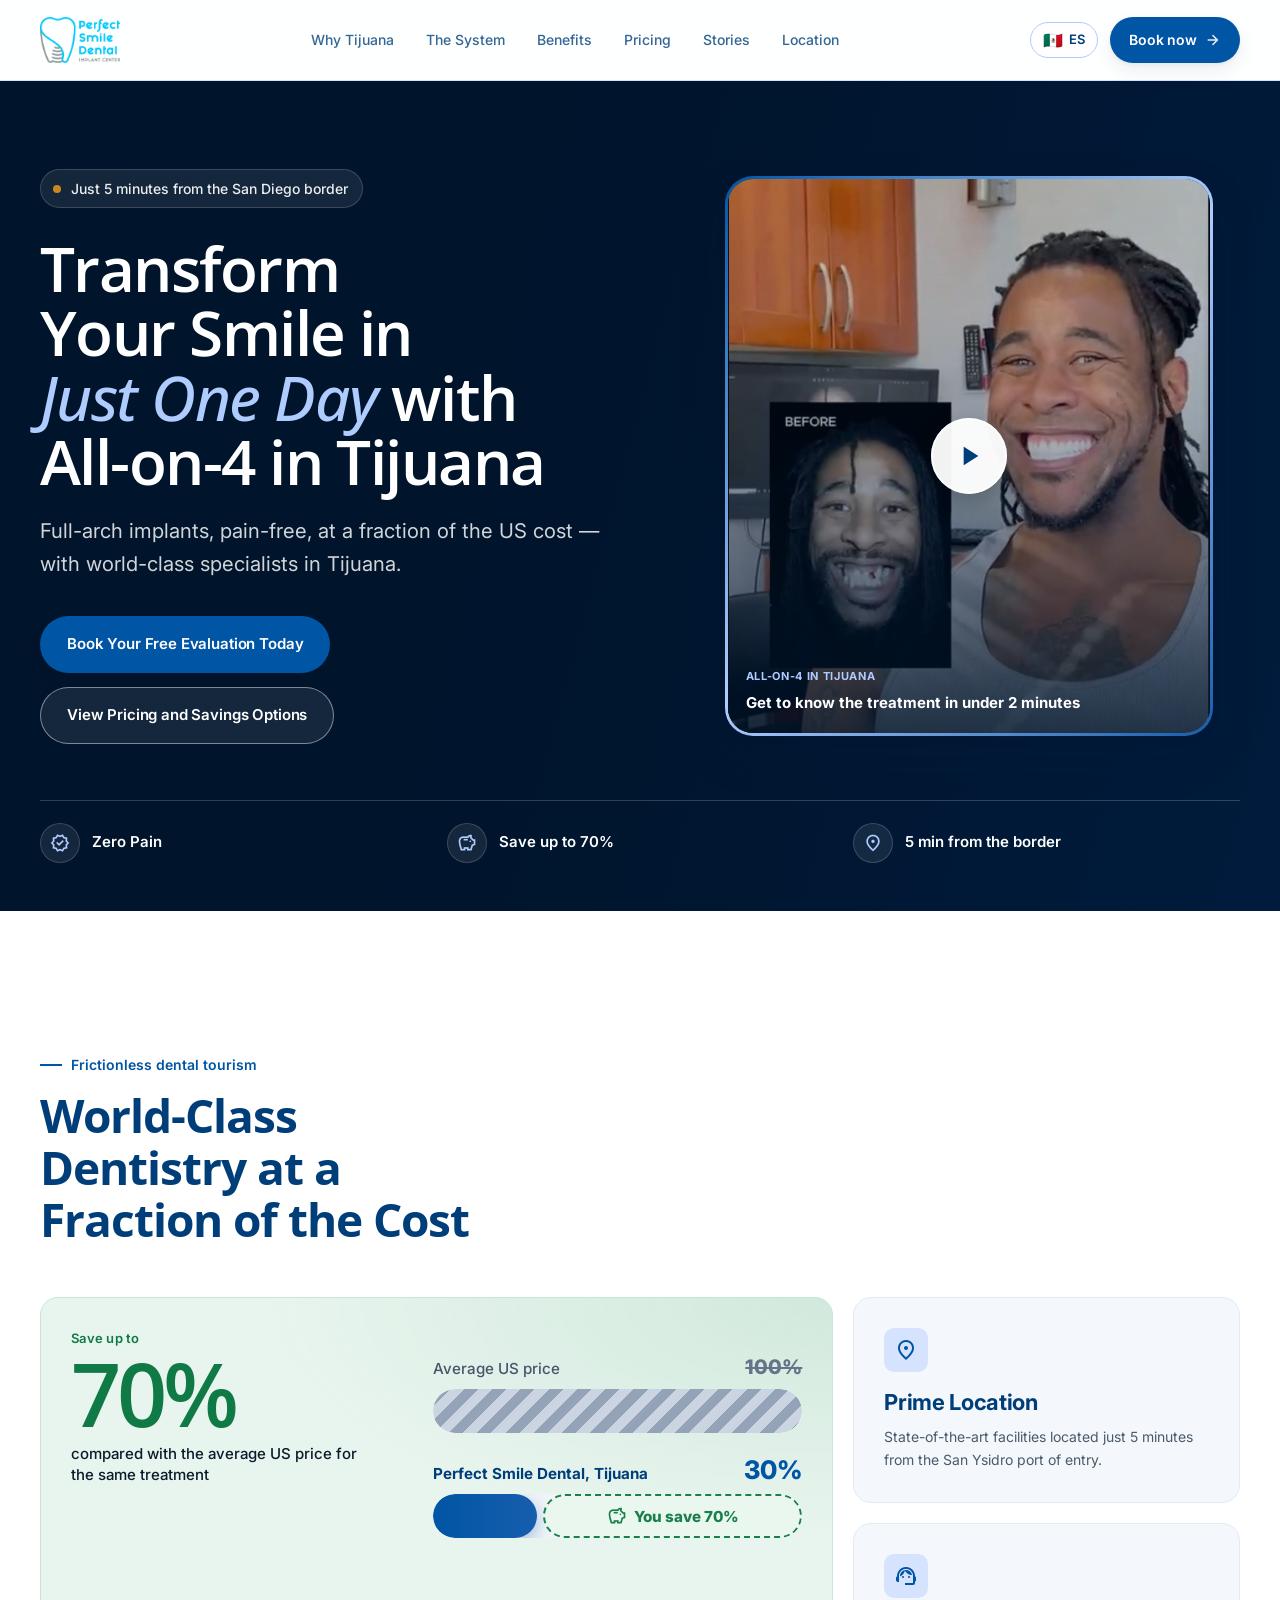
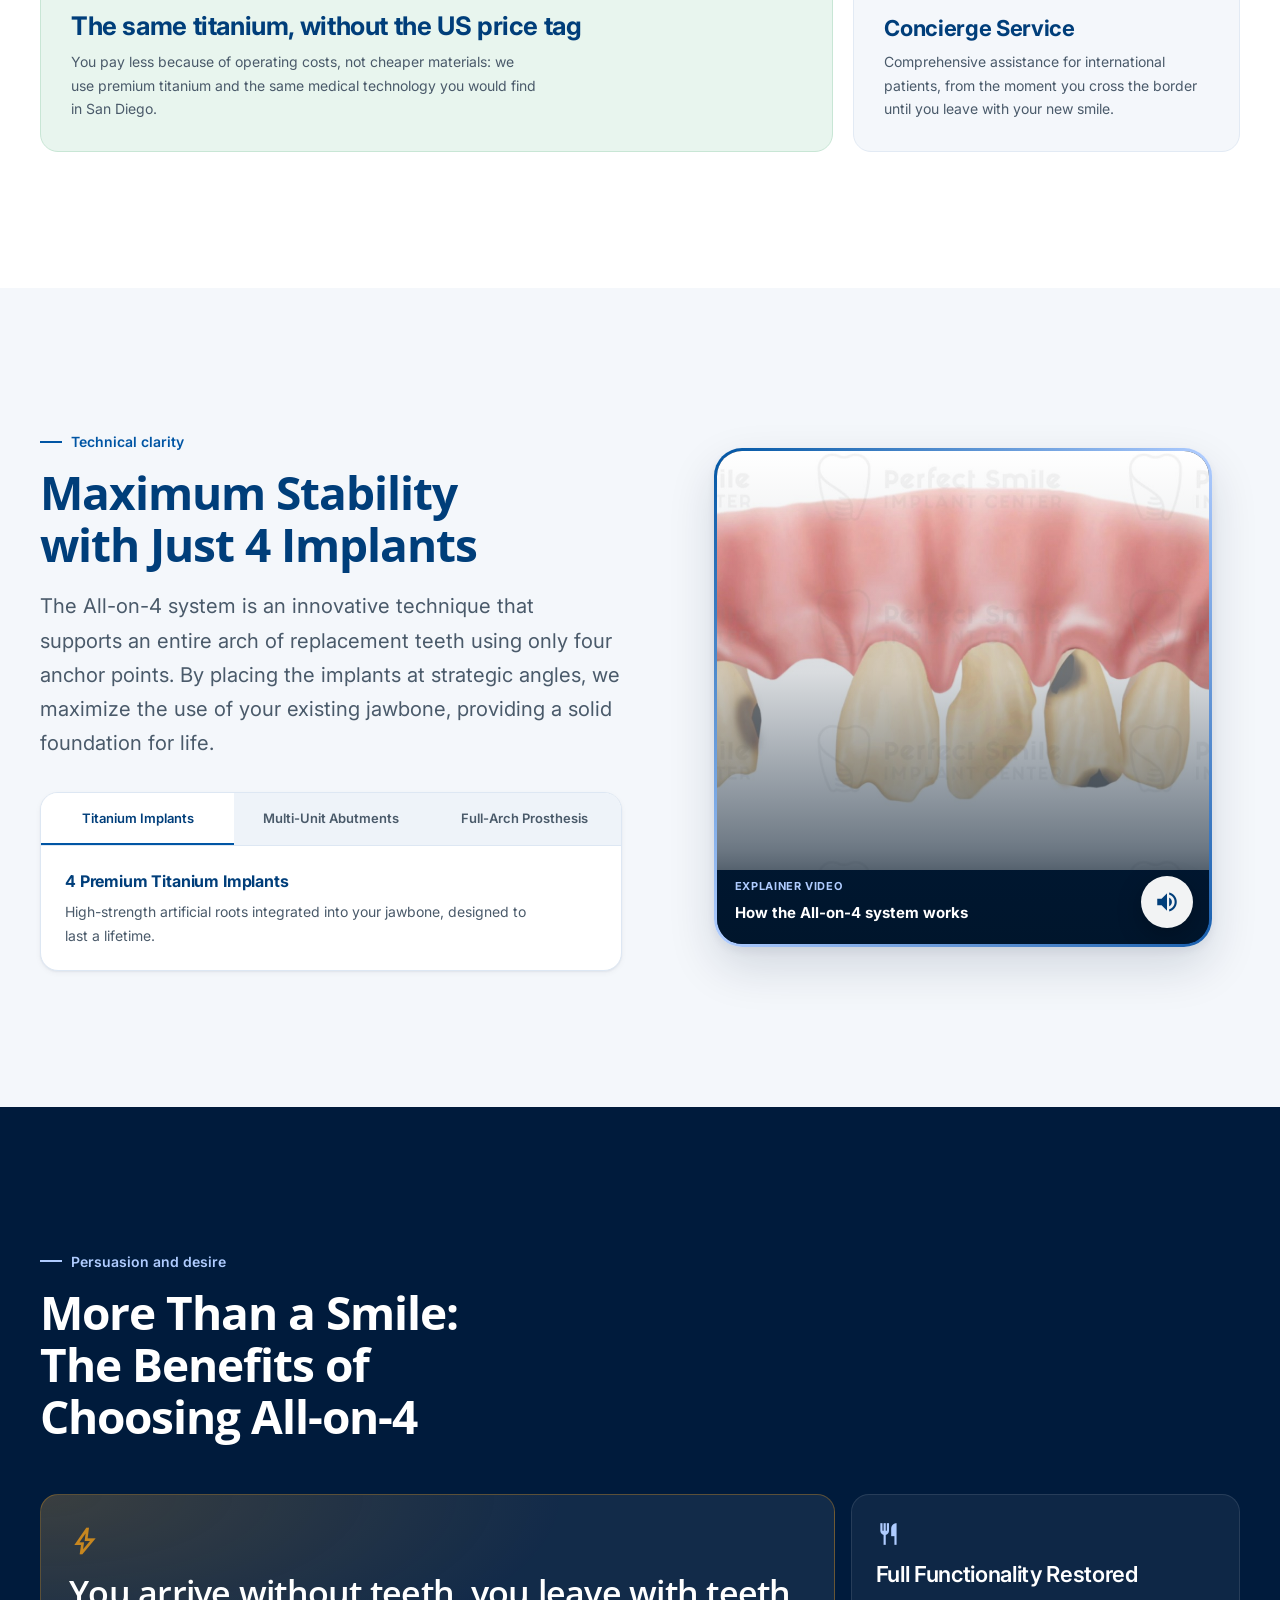
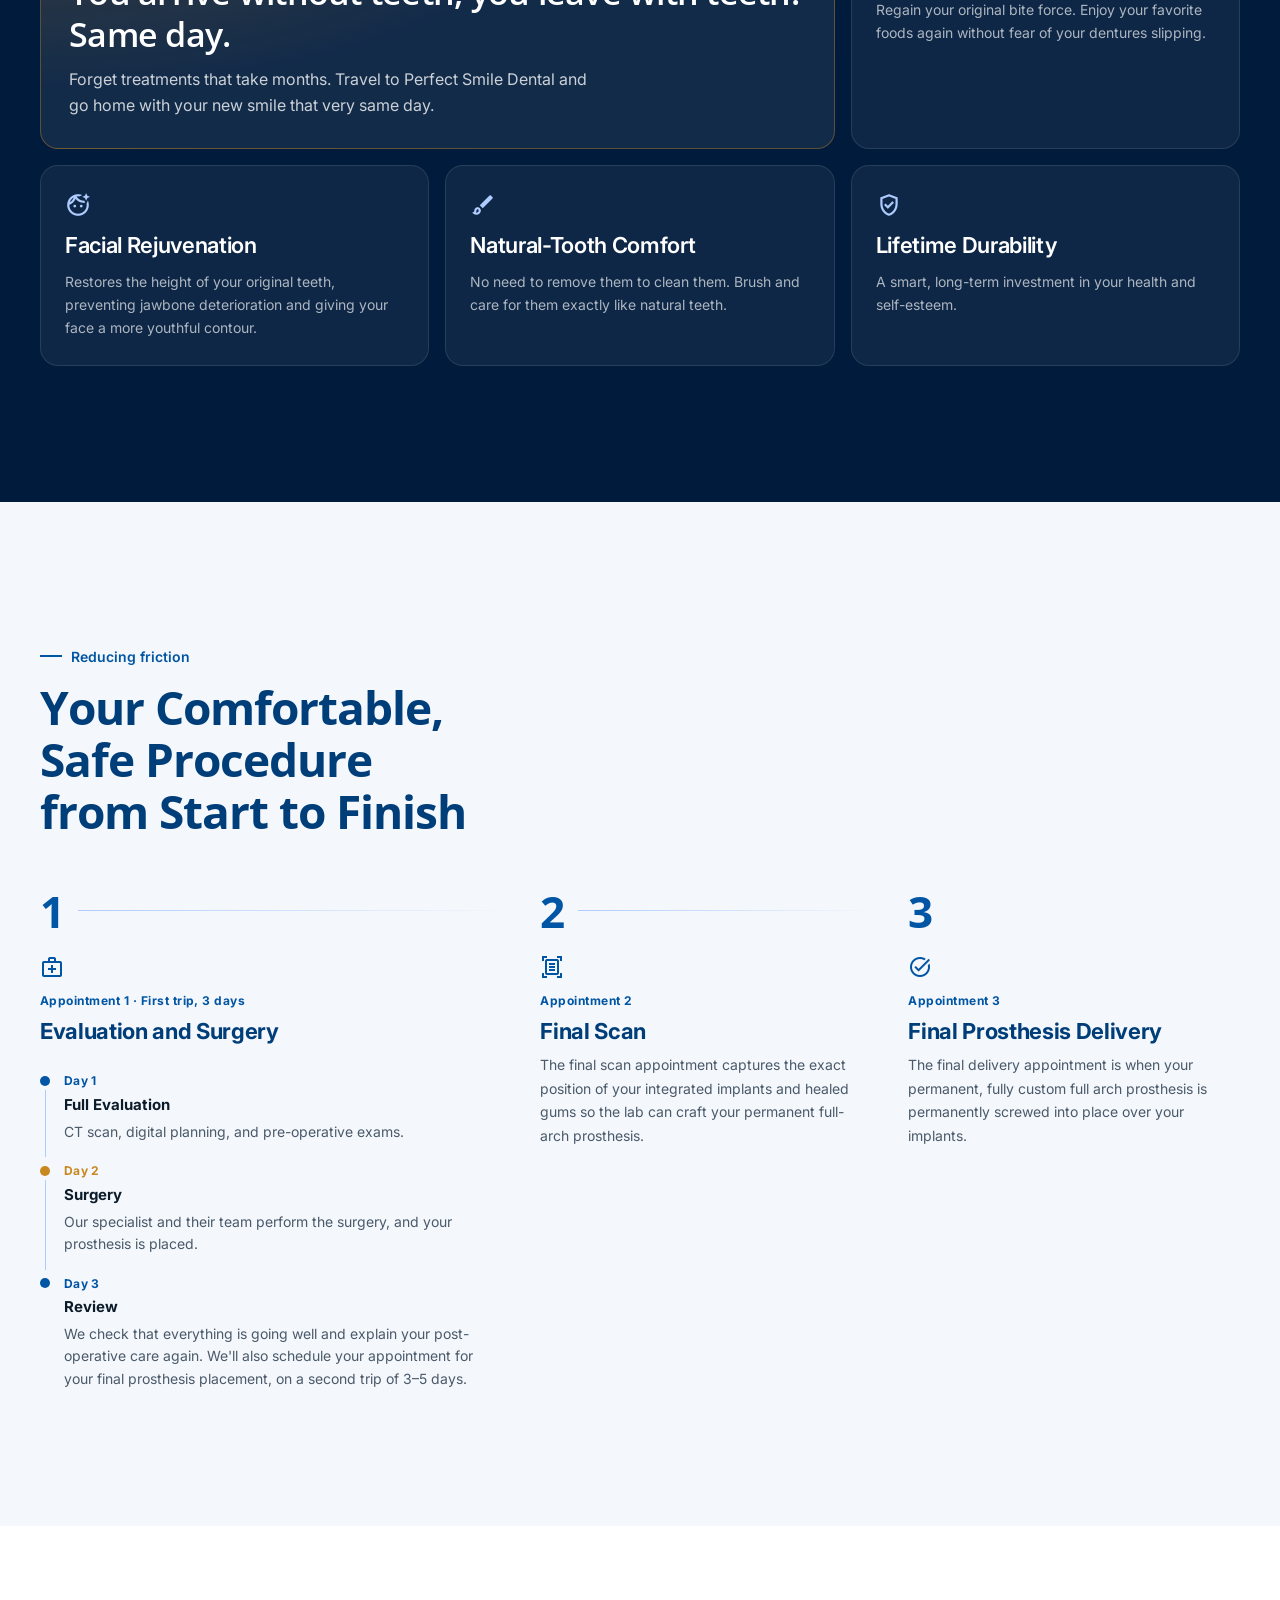
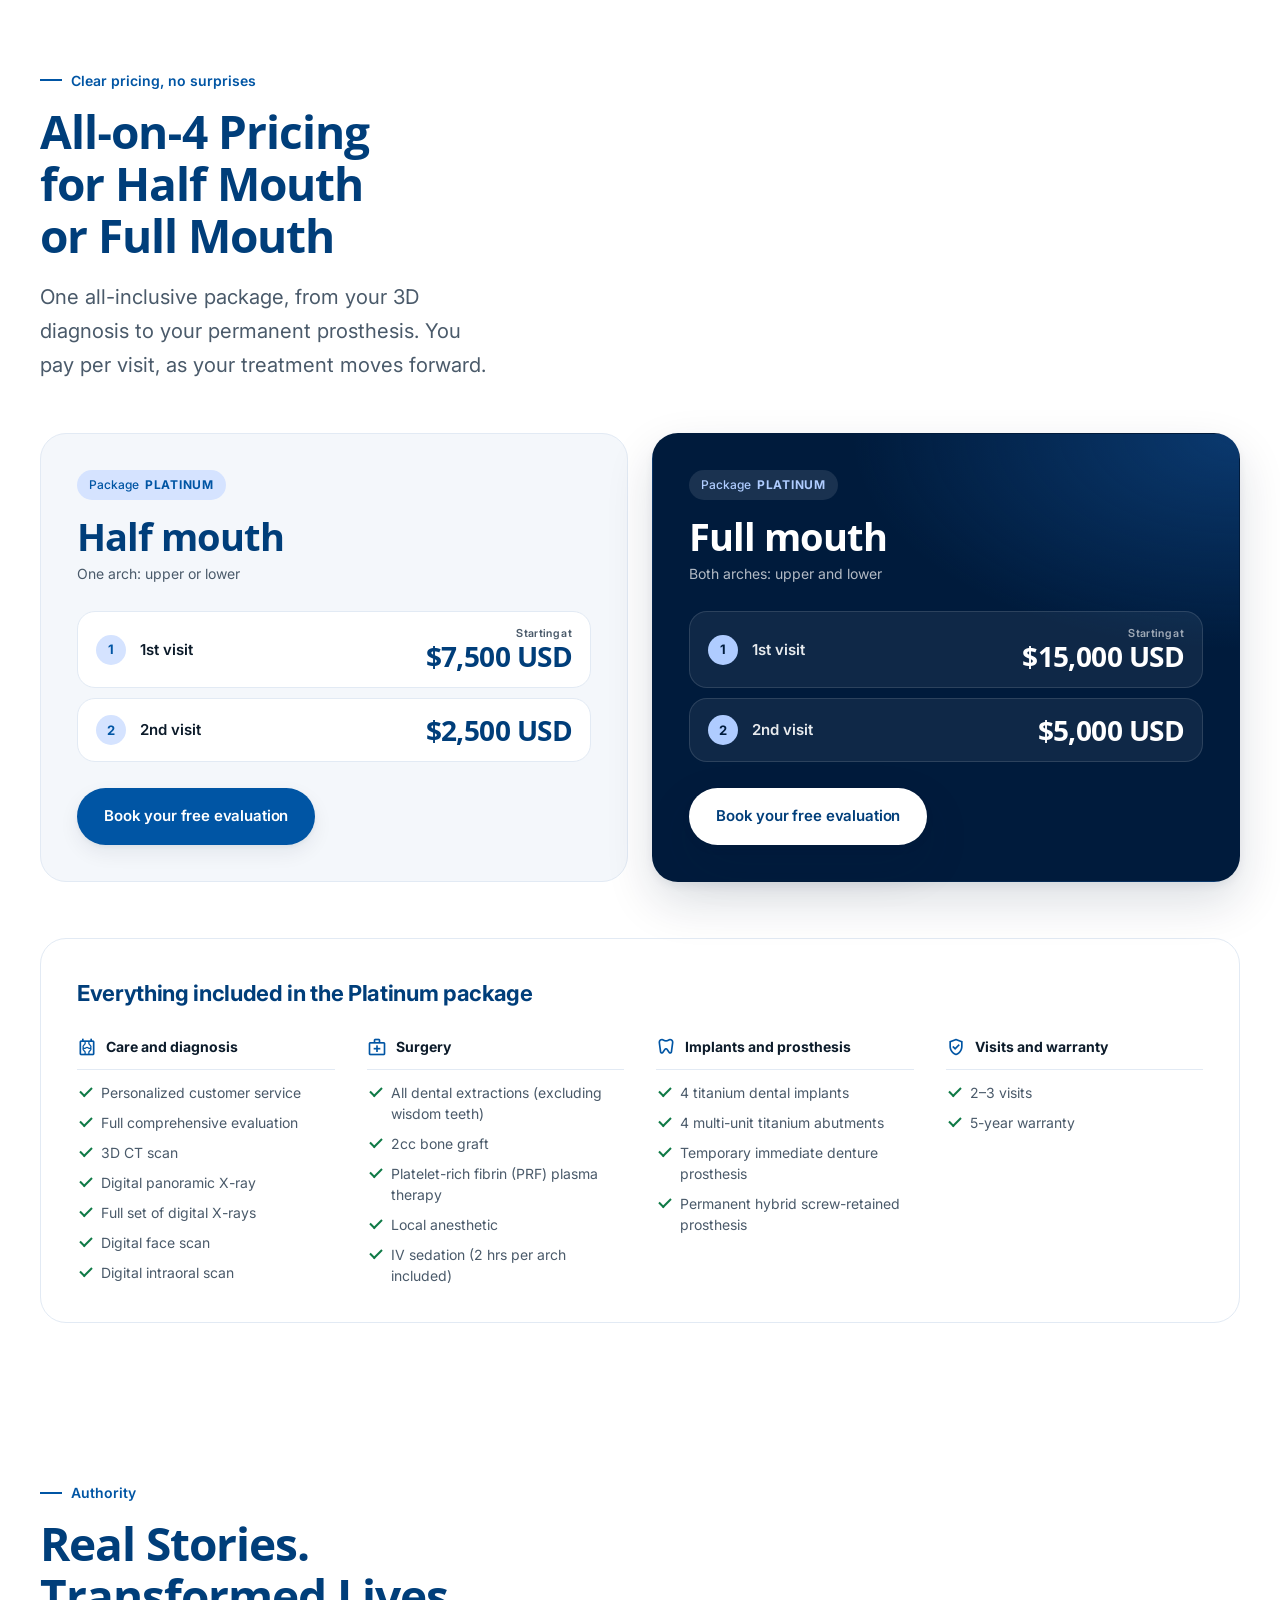
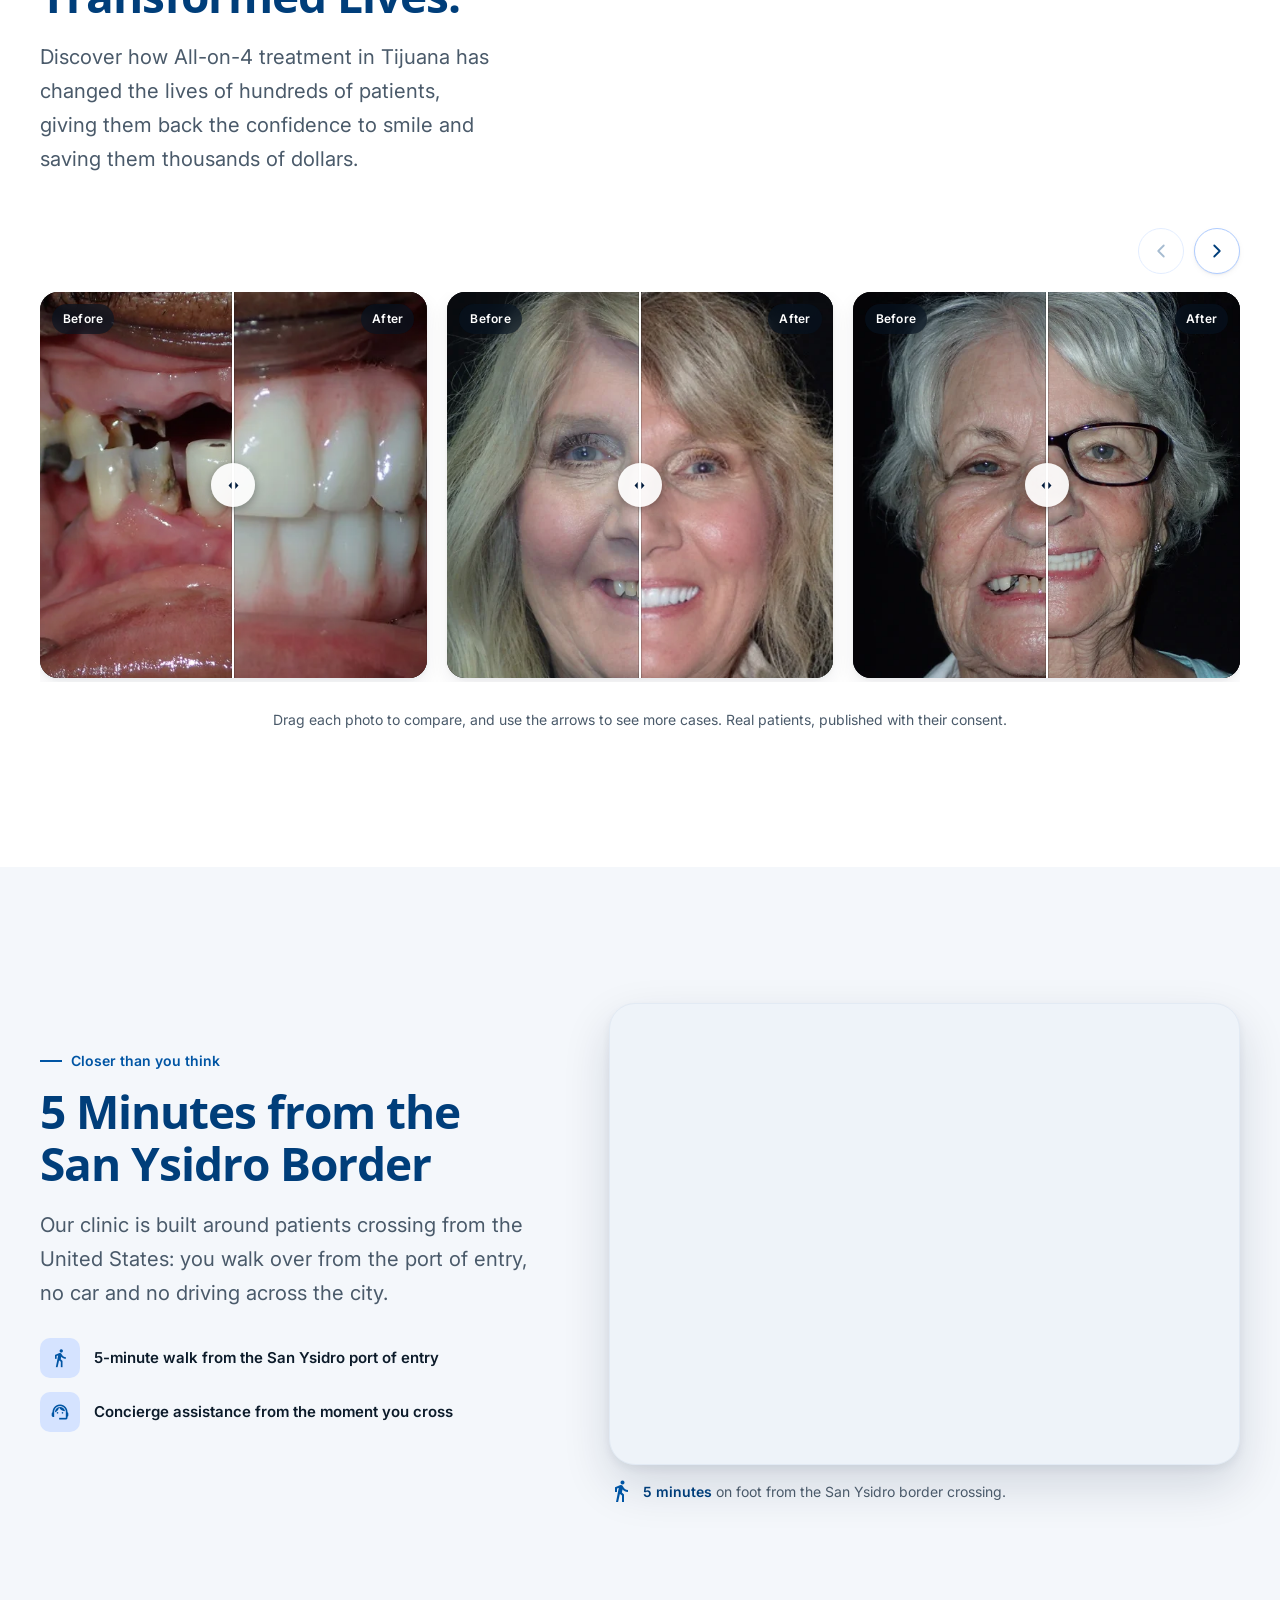
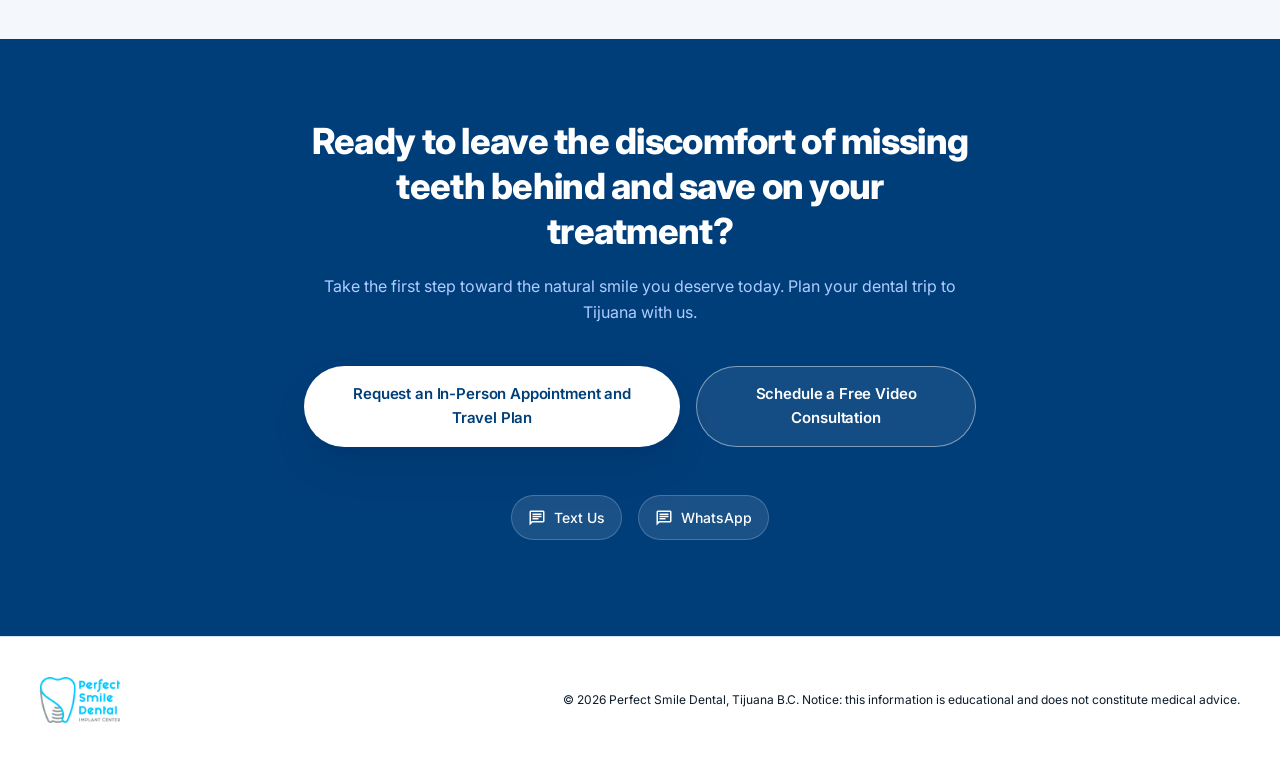
<file: index.html>
<!doctype html>
<html lang="en">
  <head>
    <meta charset="utf-8" />
    <meta name="viewport" content="width=device-width, initial-scale=1.0" />
    <!-- Google Ads: etiqueta global (sin esto, gtag() no existe) -->
<script async src="https://www.googletagmanager.com/gtag/js?id=AW-939681913"></script>
<script>
  window.dataLayer = window.dataLayer || [];
  function gtag(){ dataLayer.push(arguments); }
  gtag('js', new Date());
  gtag('config', 'AW-939681913');
</script>

<!-- Evento de conversión: Submit lead form - Highlevel -->
<script>
  function gtag_report_conversion(url) {
    var callback = function () {
      if (typeof url !== 'undefined') { window.location = url; }
    };
    gtag('event', 'conversion', {
      send_to: 'AW-939681913/vfXbCKzvhZ8dEPnQicAD',
      value: 1.0,
      currency: 'USD',
      event_callback: callback
    });
    return false;
  }
</script>
    <title>All-on-4 Dental Implants in Tijuana | Perfect Smile Dental</title>
<meta name="robots" content="noindex, nofollow" />
    <!-- Favicon -->
<link rel="icon" href="/assets/favicon.ico" sizes="any" />
<link rel="icon" href="/assets/favicon.svg" type="image/svg+xml" />
<link rel="icon" href="/assets/favicon.png" type="image/png" sizes="32x32" />
<meta name="theme-color" content="#003e7a" />
    <meta
      name="description"
      content="Transform your smile in a single day with All-on-4 implants in Tijuana. Pain-free, save up to 70% and just 5 minutes from the San Diego border."
    />
    <link rel="canonical" href="https://all-on-4.perfectsmiledental.com.mx/" />
    <!-- hreflang: le dice a Google que son la misma página en dos idiomas.
         x-default manda al inglés, que es la versión principal. -->
    <link rel="alternate" hreflang="en" href="https://all-on-4.perfectsmiledental.com.mx/" />
    <link rel="alternate" hreflang="es" href="https://all-on-4.perfectsmiledental.com.mx/es.html" />
    <link rel="alternate" hreflang="x-default" href="https://all-on-4.perfectsmiledental.com.mx/" />
    <!-- Open Graph -->
    <meta property="og:type" content="website" />
    <meta property="og:title" content="All-on-4 Dental Implants in Tijuana | Perfect Smile Dental" />
    <meta
      property="og:description"
      content="Transform your smile in a single day with All-on-4 implants in Tijuana. Pain-free, save up to 70% and just 5 minutes from the San Diego border."
    />
    <meta property="og:url" content="https://all-on-4.perfectsmiledental.com.mx/" />
    <!-- Fuentes: preconnect acelera la descarga -->
    <link rel="preconnect" href="https://fonts.googleapis.com" />
    <link rel="preconnect" href="https://fonts.gstatic.com" crossorigin />
    <link
      href="https://fonts.googleapis.com/css2?family=Inter:wght@400;500;600;700&display=swap"
      rel="stylesheet"
    />

    
    <!-- Fraunces variable: titulares con autoridad editorial -->
    <link
      href="https://fonts.googleapis.com/css2?family=Fraunces:opsz,wght@9..144,500;9..144,600;9..144,700&display=swap"
      rel="stylesheet"
    />
    <link
      href="https://fonts.googleapis.com/css2?family=Material+Symbols+Outlined:wght,FILL@100..700,0..1&display=swap"
      rel="stylesheet"
    />

    <link href="https://fonts.googleapis.com/css2?family=Open+Sans:ital,wght@0,300..800;1,300..800&display=swap" 
    rel="stylesheet" 
    />
    <link rel="stylesheet" href="styles.css" />


<!-- Google tag (gtag.js) -->
<script async src="https://www.googletagmanager.com/gtag/js?id=G-NVXLPTRM8C"></script>
<script>
  window.dataLayer = window.dataLayer || [];
  function gtag(){dataLayer.push(arguments);}
  gtag('js', new Date());

  gtag('config', 'G-NVXLPTRM8C');
</script>

<!-- Meta Pixel Code -->
<script>
!function(f,b,e,v,n,t,s)
{if(f.fbq)return;n=f.fbq=function(){n.callMethod?
n.callMethod.apply(n,arguments):n.queue.push(arguments)};
if(!f._fbq)f._fbq=n;n.push=n;n.loaded=!0;n.version='2.0';
n.queue=[];t=b.createElement(e);t.async=!0;
t.src=v;s=b.getElementsByTagName(e)[0];
s.parentNode.insertBefore(t,s)}(window, document,'script',
'https://connect.facebook.net/en_US/fbevents.js');
fbq('init', '899080593875966');
fbq('track', 'PageView');
</script>
<noscript><img height="1" width="1" style="display:none"
src="https://www.facebook.com/tr?id=899080593875966&ev=PageView&noscript=1"
/></noscript>
<!-- End Meta Pixel Code -->
  </head>
  <body>

    <header class="navbar">
      <div class="container navbar__inner">
        <a href="/" class="navbar__brand">
        <img src="/assets/logo.avif" alt="Perfect Smile Dental" />
        </a>
        <nav class="navbar__links">
          <a href="#por-que-tijuana">Why Tijuana</a><a href="#sistema">The System</a
          ><a href="#beneficios">Benefits</a><a href="#precios">Pricing</a><a href="#historias">Stories</a
          ><a href="#ubicacion">Location</a>
        </nav>
        <div class="navbar__right">
          <a href="/es" class="lang-switch" aria-label="Ver en español">
            <span class="lang-switch__flag">🇲🇽</span> ES
          </a>
          <a href="#contacto" class="btn btn--accent btn--sm navbar__cta">
            Book now <span class="material-symbols-outlined" style="font-size: 16px">arrow_forward</span>
          </a>
        </div>
      </div>
    </header>

    <main>
      <section class="hero">
        <div
          class="hero__bg"
          style="
            background-image: url(&quot;https://joseantonioh56.sg-host.com/wp-content/uploads/2026/07/c7875c_0bc119fed459425e88fa15c415d10172mv2.avif&quot;);
          "
        ></div>
        <div class="hero__scrim"></div>
        <div class="container hero__inner">
          <div class="hero__grid">
            <!-- Izquierda: el argumento -->
            <div class="hero__copy">
              <p class="hero__badge">
                <span class="hero__badge-dot psd-pulse-dot"></span> Just 5 minutes from the San Diego border
              </p>
              <h1 class="hero__title display">
                Transform Your Smile in <em class="hero__accent">Just One Day</em> with All-on-4 in Tijuana
              </h1>
              <p class="hero__sub">
                Full-arch implants, pain-free, at a fraction of the US cost — with world-class specialists in
                Tijuana.
              </p>
              <div class="hero__actions">
                <a href="https://link.perfectsmiledental.com.mx/widget/form/9kd0kgYXwSfFVvRTpFCh" class="btn btn--accent" data-form-open>Book Your Free Evaluation Today</a>
                <a href="#precios" class="btn btn--ghost-light">View Pricing and Savings Options</a>
              </div>
            </div>
            <!-- Derecha: el video -->
            <div class="hero__media">
              <div class="video-frame-outer">
                <div
                  class="video-frame-inner"
                  style="aspect-ratio: 4 / 4.6"
                  data-video-src="/assets/patient-reactions.mp4"
                  data-video-type="mp4"
                  data-video-poster="/assets/portada.jpeg"
                  role="button"
                  tabindex="0"
                  aria-label="Get to know the treatment in under 2 minutes"
                >
                  <img
                    src="/assets/portada.jpeg"
                    alt="Perfect Smile Dental patient talking about their All-on-4 experience"
                    loading="lazy"
                    decoding="async"
                  />
                  <div class="video-overlay"></div>
                  <span class="video-pulse-ring"></span>
                  <span class="video-play-btn" aria-hidden="true">
                    <span class="material-symbols-outlined fill-icon" style="font-size: 32px"
                      >play_arrow</span
                    >
                  </span>
                  <div class="video-caption-chip">
                    <span class="video-eyebrow">All-on-4 in Tijuana</span>
                    <span class="video-title">Get to know the treatment in under 2 minutes</span>
                  </div>
                </div>
              </div>
            </div>
          </div>
          <ul class="trust">
            <li class="trust__item">
              <span class="trust__icon"> <span class="material-symbols-outlined">verified</span> </span>
              <span class="trust__label">Zero Pain</span>
            </li>
            <li class="trust__item">
              <span class="trust__icon"> <span class="material-symbols-outlined">savings</span> </span>
              <span class="trust__label">Save up to 70%</span>
            </li>
            <li class="trust__item">
              <span class="trust__icon"> <span class="material-symbols-outlined">location_on</span> </span>
              <span class="trust__label">5 min from the border</span>
            </li>
          </ul>
        </div>
      </section>

      <section id="por-que-tijuana" class="section section--white">
        <div class="container">
          <div class="section-intro section-intro--wide psd-reveal">
            <span class="section-eyebrow">Frictionless dental tourism</span>
            <h2 class="section-heading">World-Class Dentistry at a Fraction of the Cost</h2>
          </div>
          <div class="why">
            <article class="card card--savings card--wide">
              <div class="stat">
                <span class="stat__lead">Save up to</span> <span class="stat__figure">70%</span>
                <span class="stat__note">compared with the average US price for the same treatment</span>
              </div>
          <div
  class="bars bars--compare"
  role="img"
  aria-label="Average US price: 100%. Perfect Smile Dental, Tijuana: 30%. You save up to 70%."
>
  <div class="bar">
    <div class="bar__head">
      <span class="bar__label">Average US price</span>
      <span class="bar__value bar__value--from">100%</span>
    </div>
    <span class="bar__track">
      <span class="bar__fill bar__fill--from" style="--w: 100%"></span>
    </span>
  </div>

  <div class="bar">
    <div class="bar__head">
      <span class="bar__label bar__label--to">Perfect Smile Dental, Tijuana</span>
      <span class="bar__value bar__value--to">30%</span>
    </div>
    <span class="bar__track">
      <span class="bar__fill bar__fill--to" style="--w: 30%"></span>
      <span class="bar__save" style="--w: 70%">
        <span class="material-symbols-outlined" aria-hidden="true">savings</span>
        You save 70%
      </span>
    </span>
  </div>
</div>
              <div class="card__body">
                <h3 class="card__title">The same titanium, without the US price tag</h3>
                <p class="card__text">
                  You pay less because of operating costs, not cheaper materials: we use premium titanium and
                  the same medical technology you would find in San Diego.
                </p>
              </div>
            </article>
            <article class="card">
              <span class="card__icon card__icon--blue">
                <span class="material-symbols-outlined">location_on</span>
              </span>
              <h3 class="card__title">Prime Location</h3>
              <p class="card__text">
                State-of-the-art facilities located just 5 minutes from the San Ysidro port of entry.
              </p>
            </article>
            <article class="card">
              <span class="card__icon card__icon--blue">
                <span class="material-symbols-outlined">support_agent</span>
              </span>
              <h3 class="card__title">Concierge Service</h3>
              <p class="card__text">
                Comprehensive assistance for international patients, from the moment you cross the border
                until you leave with your new smile.
              </p>
            </article>
          </div>
        </div>
      </section>

      <section id="sistema" class="section">
        <div class="container grid">
          <div class="copy psd-reveal">
            <span class="section-eyebrow">Technical clarity</span>
            <h2 class="section-heading">Maximum Stability with Just 4 Implants</h2>
            <p class="section-text copy__body">
              The All-on-4 system is an innovative technique that supports an entire arch of replacement teeth
              using only four anchor points. By placing the implants at strategic angles, we maximize the use
              of your existing jawbone, providing a solid foundation for life.
            </p>
            <div class="parts">
              <div class="parts__tabs" role="tablist" id="psd-tabs">
                <button
                  type="button"
                  role="tab"
                  id="tab-0"
                  aria-controls="panel-0"
                  aria-selected="true"
                  data-idx="0"
                  class="parts__tab is-active"
                >
                  Titanium Implants</button
                ><button
                  type="button"
                  role="tab"
                  id="tab-1"
                  aria-controls="panel-1"
                  aria-selected="false"
                  data-idx="1"
                  class="parts__tab"
                >
                  Multi-Unit Abutments</button
                ><button
                  type="button"
                  role="tab"
                  id="tab-2"
                  aria-controls="panel-2"
                  aria-selected="false"
                  data-idx="2"
                  class="parts__tab"
                >
                  Full-Arch Prosthesis
                </button>
              </div>
              <div class="parts__panels">
                <div
                  role="tabpanel"
                  id="panel-0"
                  aria-labelledby="tab-0"
                  data-idx="0"
                  class="parts__panel is-active"
                >
                  <h3 class="parts__title">4 Premium Titanium Implants</h3>
                  <p class="parts__text">
                    High-strength artificial roots integrated into your jawbone, designed to last a lifetime.
                  </p>
                </div>
                <div role="tabpanel" id="panel-1" aria-labelledby="tab-1" data-idx="1" class="parts__panel">
                  <h3 class="parts__title">4 Multi-Unit Abutments</h3>
                  <p class="parts__text">
                    The connectors that guarantee maximum security between the implant and your new
                    prosthesis.
                  </p>
                </div>
                <div role="tabpanel" id="panel-2" aria-labelledby="tab-2" data-idx="2" class="parts__panel">
                  <h3 class="parts__title">Full-Arch Dental Prosthesis</h3>
                  <p class="parts__text">
                    Your new smile, designed with high functionality and premium aesthetics from day one.
                  </p>
                </div>
              </div>
            </div>
          </div>
      <div class="media">
  <div class="video-frame-outer">
    <div
      class="video-frame-inner is-loop"
      style="aspect-ratio: 1 / 1"
      data-video-src="assets/allon4.mp4"
      data-video-type="mp4"
      data-video-poster="assets/portada2.jpeg"
      role="button"
      tabindex="0"
      aria-label="How the All-on-4 system works"
    >
      <video
        class="video-frame__loop"
        src="assets/allon4.mp4"
        poster="assets/portada2.jpeg"
        autoplay
        muted
        loop
        playsinline
        preload="metadata"
        aria-hidden="true"
      ></video>
      <div class="video-overlay"></div>
      <span class="video-pulse-ring"></span>
      <span class="video-play-btn" aria-hidden="true">
        <span class="material-symbols-outlined fill-icon" style="font-size: 26px">volume_up</span>
      </span>
      <div class="video-caption-chip">
        <span class="video-eyebrow">Explainer video</span>
        <span class="video-title">How the All-on-4 system works</span>
      </div>
    </div>
  </div>
</div>
        </div>
      </section>

      <section id="beneficios" class="section section--dark">
        <div class="container">
          <div class="section-intro section-intro--wide psd-reveal">
            <span class="section-eyebrow section-eyebrow--light">Persuasion and desire</span>
            <h2 class="section-heading section-heading--light">
              More Than a Smile: The Benefits of Choosing All-on-4
            </h2>
          </div>
          <div class="bento">
            <article class="cell cell--featured">
              <span class="cell__icon material-symbols-outlined">bolt</span>
              <h3 class="cell__title">You arrive without teeth, you leave with teeth. Same day.</h3>
              <p class="cell__text">
                Forget treatments that take months. Travel to Perfect Smile Dental and go home with your new
                smile that very same day.
              </p>
            </article>
            <article class="cell">
              <span class="cell__icon material-symbols-outlined">restaurant</span>
              <h3 class="cell__title">Full Functionality Restored</h3>
              <p class="cell__text">
                Regain your original bite force. Enjoy your favorite foods again without fear of your dentures
                slipping.
              </p>
            </article>
            <article class="cell">
              <span class="cell__icon material-symbols-outlined">face_retouching_natural</span>
              <h3 class="cell__title">Facial Rejuvenation</h3>
              <p class="cell__text">
                Restores the height of your original teeth, preventing jawbone deterioration and giving your
                face a more youthful contour.
              </p>
            </article>
            <article class="cell">
              <span class="cell__icon material-symbols-outlined">brush</span>
              <h3 class="cell__title">Natural-Tooth Comfort</h3>
              <p class="cell__text">
                No need to remove them to clean them. Brush and care for them exactly like natural teeth.
              </p>
            </article>
            <article class="cell">
              <span class="cell__icon material-symbols-outlined">verified_user</span>
              <h3 class="cell__title">Lifetime Durability</h3>
              <p class="cell__text">A smart, long-term investment in your health and self-esteem.</p>
            </article>
          </div>
        </div>
      </section>

   <section id="proceso" class="section">
  <div class="container">
    <div class="section-intro psd-reveal">
      <span class="section-eyebrow">Reducing friction</span>
      <h2 class="section-heading">Your Comfortable, Safe Procedure from Start to Finish</h2>
    </div>
    <ol class="steps steps--visits">
      <li class="step">
        <div class="step__head"><span class="step__num">1</span> <span class="step__rule"></span></div>
        <span class="step__icon material-symbols-outlined">medical_services</span>
        <span class="step__label">Appointment 1 · First trip, 3 days</span>
        <h3 class="step__title">Evaluation and Surgery</h3>
        <ol class="days">
          <li class="day">
            <span class="day__label">Day 1</span>
            <h4 class="day__title">Full Evaluation</h4>
            <p class="day__text">CT scan, digital planning, and pre-operative exams.</p>
          </li>
          <li class="day day--key">
            <span class="day__label">Day 2</span>
            <h4 class="day__title">Surgery</h4>
            <p class="day__text">Our specialist and their team perform the surgery, and your prosthesis is placed.</p>
          </li>
          <li class="day">
            <span class="day__label">Day 3</span>
            <h4 class="day__title">Review</h4>
            <p class="day__text">
              We check that everything is going well and explain your post-operative care again. We'll also
              schedule your appointment for your final prosthesis placement, on a second trip of 3–5 days.
            </p>
          </li>
        </ol>
      </li>
      <li class="step">
        <div class="step__head"><span class="step__num">2</span> <span class="step__rule"></span></div>
        <span class="step__icon material-symbols-outlined">document_scanner</span>
        <span class="step__label">Appointment 2</span>
        <h3 class="step__title">Final Scan</h3>
        <p class="step__text">
      The final scan appointment captures the exact position of your integrated implants and healed gums so the lab can craft your permanent full-arch prosthesis.
        </p>
      </li>
      <li class="step">
        <div class="step__head"><span class="step__num">3</span> <span class="step__rule"></span></div>
        <span class="step__icon material-symbols-outlined">task_alt</span>
        <span class="step__label">Appointment 3</span>
        <h3 class="step__title">Final Prosthesis Delivery</h3>
        <p class="step__text">
        The final delivery appointment is when your permanent, fully custom full arch prosthesis is permanently screwed into place over your implants.
        </p>
      </li>
    </ol>
  </div>
    </section>
      <section id="precios" class="section section--white">
        <div class="container">
          <div class="section-intro section-intro--wide psd-reveal">
            <span class="section-eyebrow">Clear pricing, no surprises</span>
            <h2 class="section-heading">All‑on‑4 Pricing for Half Mouth or Full Mouth</h2>
            <p class="section-text">
              One all-inclusive package, from your 3D diagnosis to your permanent prosthesis. You pay per
              visit, as your treatment moves forward.
            </p>
          </div>
          <!-- Las dos opciones -->
          <div class="plans">
            <article class="plan">
              <header class="plan__head">
                <span class="plan__badge"> Package <strong>PLATINUM</strong> </span>
                <h3 class="plan__name">Half mouth</h3>
                <p class="plan__scope">One arch: upper or lower</p>
              </header>
              <ol class="visits">
                <li class="visit">
                  <span class="visit__num" aria-hidden="true">1</span>
                  <span class="visit__label">1st visit</span>
                  <span class="visit__price">
                    <span class="visit__prefix">Starting at</span> $7,500 USD
                  </span>
                </li>
                <li class="visit">
                  <span class="visit__num" aria-hidden="true">2</span>
                  <span class="visit__label">2nd visit</span> <span class="visit__price"> $2,500 USD </span>
                </li>
              </ol>
              <a href="https://link.perfectsmiledental.com.mx/widget/booking/Z9i3B59TA2s7kxjc4u88" class="btn btn--accent plan__cta" target="_blank" data-calendar-open>Book your free evaluation</a>
            </article>
            <article class="plan plan--dark">
              <header class="plan__head">
                <span class="plan__badge"> Package <strong>PLATINUM</strong> </span>
                <h3 class="plan__name">Full mouth</h3>
                <p class="plan__scope">Both arches: upper and lower</p>
              </header>
              <ol class="visits">
                <li class="visit">
                  <span class="visit__num" aria-hidden="true">1</span>
                  <span class="visit__label">1st visit</span>
                  <span class="visit__price">
                    <span class="visit__prefix">Starting at</span> $15,000 USD
                  </span>
                </li>
                <li class="visit">
                  <span class="visit__num" aria-hidden="true">2</span>
                  <span class="visit__label">2nd visit</span> <span class="visit__price"> $5,000 USD </span>
                </li>
              </ol>
              <a href="https://link.perfectsmiledental.com.mx/widget/booking/Z9i3B59TA2s7kxjc4u88" class="btn btn--white plan__cta" target="_blank" data-calendar-open>Book your free evaluation</a>
            </article>
          </div>
          <!-- Qué incluye -->
          <div class="includes">
            <h3 class="includes__title">Everything included in the Platinum package</h3>
            <div class="groups">
              <div class="group">
                <p class="group__title">
                  <span class="material-symbols-outlined">radiology</span> Care and diagnosis
                </p>
                <ul class="group__list">
                  <li>Personalized customer service</li>
                  <li>Full comprehensive evaluation</li>
                  <li>3D CT scan</li>
                  <li>Digital panoramic X-ray</li>
                  <li>Full set of digital X-rays</li>
                  <li>Digital face scan</li>
                  <li>Digital intraoral scan</li>
                </ul>
              </div>
              <div class="group">
                <p class="group__title">
                  <span class="material-symbols-outlined">medical_services</span> Surgery
                </p>
                <ul class="group__list">
                  <li>All dental extractions (excluding wisdom teeth)</li>
                  <li>2cc bone graft</li>
                  <li>Platelet-rich fibrin (PRF) plasma therapy</li>
                  <li>Local anesthetic</li>
                  <li>IV sedation (2 hrs per arch included)</li>
                </ul>
              </div>
              <div class="group">
                <p class="group__title">
                  <span class="material-symbols-outlined">dentistry</span> Implants and prosthesis
                </p>
                <ul class="group__list">
                  <li>4 titanium dental implants</li>
                  <li>4 multi-unit titanium abutments</li>
                  <li>Temporary immediate denture prosthesis</li>
                  <li>Permanent hybrid screw-retained prosthesis</li>
                </ul>
              </div>
              <div class="group">
                <p class="group__title">
                  <span class="material-symbols-outlined">verified_user</span> Visits and warranty
                </p>
                <ul class="group__list">
                  <li>2–3 visits</li>
                  <li>5-year warranty</li>
                </ul>
              </div>
            </div>
          </div>
        </div>
      </section>

      <section id="historias" class="section section--white" style="margin-top: -120px">
        <div class="container">
          <div class="section-intro section-intro--wide psd-reveal">
            <span class="section-eyebrow">Authority</span>
            <h2 class="section-heading">Real Stories. Transformed Lives.</h2>
            <p class="section-text">
              Discover how All-on-4 treatment in Tijuana has changed the lives of hundreds of patients, giving
              them back the confidence to smile and saving them thousands of dollars.
            </p>
          </div>
          
    <div class="ba-carousel" data-ba-carousel>
  <div class="cases">
    <figure class="ba" style="--pos: 50%">
      <div class="ba__stage">
        <img class="ba__img" src="/assets/img/before1.webp" alt="Patient before All-on-4 treatment" loading="lazy" decoding="async" />
        <img class="ba__img ba__img--after" src="/assets/img/after1.webp" alt="The same patient with their new fixed All-on-4 smile" loading="lazy" decoding="async" />
        <span class="ba__line" aria-hidden="true"></span>
        <span class="ba__knob" aria-hidden="true">
          <svg viewBox="0 0 24 24" width="17" height="17" fill="currentColor"><path d="M9.5 7 5 12l4.5 5V7Zm5 0v10l4.5-5-4.5-5Z"></path></svg>
        </span>
        <span class="ba__tag ba__tag--before">Before</span>
        <span class="ba__tag ba__tag--after">After</span>
        <input class="ba__range" type="range" min="0" max="100" value="50" step="0.1" aria-label="Before and after comparison — Case 1" />
      </div>
    </figure>

    <figure class="ba" style="--pos: 50%">
      <div class="ba__stage">
        <img class="ba__img" src="/assets/img/before2.webp" alt="Patient before All-on-4 treatment" loading="lazy" decoding="async" />
        <img class="ba__img ba__img--after" src="/assets/img/after2.webp" alt="The same patient with their new fixed All-on-4 smile" loading="lazy" decoding="async" />
        <span class="ba__line" aria-hidden="true"></span>
        <span class="ba__knob" aria-hidden="true">
          <svg viewBox="0 0 24 24" width="17" height="17" fill="currentColor"><path d="M9.5 7 5 12l4.5 5V7Zm5 0v10l4.5-5-4.5-5Z"></path></svg>
        </span>
        <span class="ba__tag ba__tag--before">Before</span>
        <span class="ba__tag ba__tag--after">After</span>
        <input class="ba__range" type="range" min="0" max="100" value="50" step="0.1" aria-label="Before and after comparison — Case 2" />
      </div>
    </figure>

    <!-- Caso 3: los archivos vienen con el nombre al revés, por eso "after3" va primero -->
    <figure class="ba" style="--pos: 50%">
      <div class="ba__stage">
        <img class="ba__img" src="/assets/img/after3.webp" alt="Patient before All-on-4 treatment" loading="lazy" decoding="async" />
        <img class="ba__img ba__img--after" src="/assets/img/before3.webp" alt="The same patient with their new fixed All-on-4 smile" loading="lazy" decoding="async" />
        <span class="ba__line" aria-hidden="true"></span>
        <span class="ba__knob" aria-hidden="true">
          <svg viewBox="0 0 24 24" width="17" height="17" fill="currentColor"><path d="M9.5 7 5 12l4.5 5V7Zm5 0v10l4.5-5-4.5-5Z"></path></svg>
        </span>
        <span class="ba__tag ba__tag--before">Before</span>
        <span class="ba__tag ba__tag--after">After</span>
        <input class="ba__range" type="range" min="0" max="100" value="50" step="0.1" aria-label="Before and after comparison — Case 3" />
      </div>
    </figure>

    <figure class="ba" style="--pos: 50%">
      <div class="ba__stage">
        <img class="ba__img" src="/assets/img/before4.webp" alt="Patient before All-on-4 treatment" loading="lazy" decoding="async" />
        <img class="ba__img ba__img--after" src="/assets/img/after4.webp" alt="The same patient with their new fixed All-on-4 smile" loading="lazy" decoding="async" />
        <span class="ba__line" aria-hidden="true"></span>
        <span class="ba__knob" aria-hidden="true">
          <svg viewBox="0 0 24 24" width="17" height="17" fill="currentColor"><path d="M9.5 7 5 12l4.5 5V7Zm5 0v10l4.5-5-4.5-5Z"></path></svg>
        </span>
        <span class="ba__tag ba__tag--before">Before</span>
        <span class="ba__tag ba__tag--after">After</span>
        <input class="ba__range" type="range" min="0" max="100" value="50" step="0.1" aria-label="Before and after comparison — Case 4" />
      </div>
    </figure>

    <figure class="ba" style="--pos: 50%">
      <div class="ba__stage">
        <img class="ba__img" src="/assets/img/before5.webp" alt="Patient before All-on-4 treatment" loading="lazy" decoding="async" />
        <img class="ba__img ba__img--after" src="/assets/img/after5.webp" alt="The same patient with their new fixed All-on-4 smile" loading="lazy" decoding="async" />
        <span class="ba__line" aria-hidden="true"></span>
        <span class="ba__knob" aria-hidden="true">
          <svg viewBox="0 0 24 24" width="17" height="17" fill="currentColor"><path d="M9.5 7 5 12l4.5 5V7Zm5 0v10l4.5-5-4.5-5Z"></path></svg>
        </span>
        <span class="ba__tag ba__tag--before">Before</span>
        <span class="ba__tag ba__tag--after">After</span>
        <input class="ba__range" type="range" min="0" max="100" value="50" step="0.1" aria-label="Before and after comparison — Case 5" />
      </div>
    </figure>

    <figure class="ba" style="--pos: 50%">
      <div class="ba__stage">
        <img class="ba__img" src="/assets/img/before6.webp" alt="Patient before All-on-4 treatment" loading="lazy" decoding="async" />
        <img class="ba__img ba__img--after" src="/assets/img/after6.webp" alt="The same patient with their new fixed All-on-4 smile" loading="lazy" decoding="async" />
        <span class="ba__line" aria-hidden="true"></span>
        <span class="ba__knob" aria-hidden="true">
          <svg viewBox="0 0 24 24" width="17" height="17" fill="currentColor"><path d="M9.5 7 5 12l4.5 5V7Zm5 0v10l4.5-5-4.5-5Z"></path></svg>
        </span>
        <span class="ba__tag ba__tag--before">Before</span>
        <span class="ba__tag ba__tag--after">After</span>
        <input class="ba__range" type="range" min="0" max="100" value="50" step="0.1" aria-label="Before and after comparison — Case 5" />
      </div>
    </figure>

        <figure class="ba" style="--pos: 50%">
      <div class="ba__stage">
        <img class="ba__img" src="/assets/img/before7.webp" alt="Patient before All-on-4 treatment" loading="lazy" decoding="async" />
        <img class="ba__img ba__img--after" src="/assets/img/after7.webp" alt="The same patient with their new fixed All-on-4 smile" loading="lazy" decoding="async" />
        <span class="ba__line" aria-hidden="true"></span>
        <span class="ba__knob" aria-hidden="true">
          <svg viewBox="0 0 24 24" width="17" height="17" fill="currentColor"><path d="M9.5 7 5 12l4.5 5V7Zm5 0v10l4.5-5-4.5-5Z"></path></svg>
        </span>
        <span class="ba__tag ba__tag--before">Before</span>
        <span class="ba__tag ba__tag--after">After</span>
        <input class="ba__range" type="range" min="0" max="100" value="50" step="0.1" aria-label="Before and after comparison — Case 5" />
      </div>
    </figure>

     <figure class="ba" style="--pos: 50%">
      <div class="ba__stage">
        <img class="ba__img" src="/assets/img/before8.webp" alt="Patient before All-on-4 treatment" loading="lazy" decoding="async" />
        <img class="ba__img ba__img--after" src="/assets/img/after8.webp" alt="The same patient with their new fixed All-on-4 smile" loading="lazy" decoding="async" />
        <span class="ba__line" aria-hidden="true"></span>
        <span class="ba__knob" aria-hidden="true">
          <svg viewBox="0 0 24 24" width="17" height="17" fill="currentColor"><path d="M9.5 7 5 12l4.5 5V7Zm5 0v10l4.5-5-4.5-5Z"></path></svg>
        </span>
        <span class="ba__tag ba__tag--before">Before</span>
        <span class="ba__tag ba__tag--after">After</span>
        <input class="ba__range" type="range" min="0" max="100" value="50" step="0.1" aria-label="Before and after comparison — Case 5" />
      </div>
    </figure>
     <figure class="ba" style="--pos: 50%">
      <div class="ba__stage">
        <img class="ba__img" src="/assets/img/before9.webp" alt="Patient before All-on-4 treatment" loading="lazy" decoding="async" />
        <img class="ba__img ba__img--after" src="/assets/img/after9.webp" alt="The same patient with their new fixed All-on-4 smile" loading="lazy" decoding="async" />
        <span class="ba__line" aria-hidden="true"></span>
        <span class="ba__knob" aria-hidden="true">
          <svg viewBox="0 0 24 24" width="17" height="17" fill="currentColor"><path d="M9.5 7 5 12l4.5 5V7Zm5 0v10l4.5-5-4.5-5Z"></path></svg>
        </span>
        <span class="ba__tag ba__tag--before">Before</span>
        <span class="ba__tag ba__tag--after">After</span>
        <input class="ba__range" type="range" min="0" max="100" value="50" step="0.1" aria-label="Before and after comparison — Case 5" />
      </div>
    </figure>
  </div>
  <!-- /cases: las flechas van DENTRO de ba-carousel, después de la pista -->

  <div class="ba-nav" role="group" aria-label="Browse cases">
    <button type="button" class="ba-nav__btn" data-ba-prev aria-label="Previous case">
      <svg viewBox="0 0 24 24" width="22" height="22" fill="none" stroke="currentColor" stroke-width="2" stroke-linecap="round" stroke-linejoin="round" aria-hidden="true"><path d="M15 18l-6-6 6-6"/></svg>
    </button>
    <button type="button" class="ba-nav__btn" data-ba-next aria-label="Next case">
      <svg viewBox="0 0 24 24" width="22" height="22" fill="none" stroke="currentColor" stroke-width="2" stroke-linecap="round" stroke-linejoin="round" aria-hidden="true"><path d="M9 6l6 6-6 6"/></svg>
    </button>
  </div>
</div>
<!-- /ba-carousel -->

<p class="cases__hint">Drag each photo to compare, and use the arrows to see more cases. Real patients, published with their consent.</p>
        </div>
      </section>
      <section id="ubicacion" class="section">
        <div class="container loc">
          <div class="loc__copy psd-reveal">
            <span class="section-eyebrow">Closer than you think</span>
            <h2 class="section-heading">5 Minutes from the San Ysidro Border</h2>
            <p class="section-text">
              Our clinic is built around patients crossing from the United States: you walk over from the port
              of entry, no car and no driving across the city.
            </p>
            <ul class="facts">
              <li class="fact">
                <span class="fact__icon"><span class="material-symbols-outlined">directions_walk</span></span>
                <span class="fact__label">5-minute walk from the San Ysidro port of entry</span>
              </li>
              <li class="fact">
                <span class="fact__icon"><span class="material-symbols-outlined">support_agent</span></span>
                <span class="fact__label">Concierge assistance from the moment you cross</span>
              </li>
          
            </ul>
          </div>
          <div class="loc__map">
            <div class="map-frame">
              <iframe
                src="https://www.google.com/maps/embed?pb=!1m18!1m12!1m3!1d3363.8412768184426!2d-117.024724!3d32.530385900000006!2m3!1f0!2f0!3f0!3m2!1i1024!2i768!4f13.1!3m3!1m2!1s0x80d94851147c03b7%3A0x2728e028545d0e91!2sPerfect%20Smile%20Dental%20%7C%20Implant%20Center!5e0!3m2!1ses-419!2smx!4v1784660914930!5m2!1ses-419!2smx"
                title="Perfect Smile Dental location near the San Ysidro border"
                loading="lazy"
                allowfullscreen
                referrerpolicy="strict-origin-when-cross-origin"
              ></iframe>
            </div>
            <p class="map-note">
              <span class="material-symbols-outlined">directions_walk</span>
              <span><strong>5 minutes</strong> on foot from the San Ysidro border crossing.</span>
            </p>
          </div>
        </div>
      </section>
<section id="contacto" class="cta-final">
  <div class="cta-final__inner psd-reveal">
    <h2 class="cta-final__title">
      Ready to leave the discomfort of missing teeth behind and save on your treatment?
    </h2>
    <p class="cta-final__subtitle">
      Take the first step toward the natural smile you deserve today. Plan your dental trip to Tijuana
      with us.
    </p>
    <div class="cta-final__actions">
      <a
        href="https://link.perfectsmiledental.com.mx/widget/form/9kd0kgYXwSfFVvRTpFCh"
        class="btn btn--white btn--full"
        target="_blank"
        data-form-open
        >Request an In-Person Appointment and Travel Plan</a
      >
      <a
        href="https://link.perfectsmiledental.com.mx/widget/booking/Z9i3B59TA2s7kxjc4u88"
        class="btn btn--ghost-light btn--full"
        target="_blank"
        data-calendar-open
        >Schedule a Free Video Consultation</a
      >
    </div>
    <div class="contact-row">
      <a href="sms:+16198155283" class="contact-pill">
        <span class="material-symbols-outlined" style="font-size: 18px">chat</span> Text Us
      </a>
      <a
        href="https://api.whatsapp.com/send/?phone=16198155283&text=Hello%2C+I+would+like+more+information.&type=phone_number&app_absent=0"
        class="contact-pill"
        target="_blank"
        rel="noopener"
      >
        <span class="material-symbols-outlined" style="font-size: 18px">chat</span> WhatsApp
      </a>
    </div>
  </div>
</section>
    </main>
    <footer class="footer">
      <div class="container footer__inner">
        <div class="footer__brand">
              <a href="/" class="footer__home"><img src="/assets/logo.avif" alt="Perfect Smile Dental" /></a>
        </div>
        <p class="footer__legal">
          © 2026 Perfect Smile Dental, Tijuana B.C. Notice: this information is educational and does not
          constitute medical advice.
        </p>
      </div>
    </footer>
    <div
      class="video-modal"
      id="psd-video-modal"
      data-empty-msg="Add your video URL to the <code>data-video-src</code> attribute on this component to enable playback."
    >
      <div class="video-modal__backdrop" data-close></div>
      <div class="video-modal__dialog" role="dialog" aria-modal="true">
        <button class="video-modal__close" data-close aria-label="Close video">
          <span class="material-symbols-outlined">close</span>
        </button>
        <div class="video-modal__content" id="psd-video-modal-content"></div>
      </div>
    </div>
    <!-- Modal: formulario de contacto (GoHighLevel). Lo abre cualquier botón con data-form-open -->
    <div class="form-modal" id="psd-form-modal" aria-hidden="true">
      <div class="form-modal__backdrop" data-form-close></div>
      <div class="form-modal__dialog" role="dialog" aria-modal="true" aria-labelledby="psd-form-title">
        <div class="form-modal__head">
          <div>
            <h2 class="form-modal__title" id="psd-form-title">Book your free evaluation</h2>
            <p class="form-modal__sub">Leave your details and our team will contact you.</p>
          </div>
          <button type="button" class="form-modal__close" data-form-close aria-label="Close form">
            <span class="material-symbols-outlined">close</span>
          </button>
        </div>
        <div class="form-modal__body">
          <iframe
            src="https://link.perfectsmiledental.com.mx/widget/form/9kd0kgYXwSfFVvRTpFCh"
            style="width:100%;height:100%;border:none;border-radius:3px"
            id="inline-9kd0kgYXwSfFVvRTpFCh"
            data-layout="{'id':'INLINE'}"
            data-trigger-type="alwaysShow"
            data-trigger-value=""
            data-activation-type="alwaysActivated"
            data-activation-value=""
            data-deactivation-type="neverDeactivate"
            data-deactivation-value=""
            data-form-name="Landing Contact Form "
            data-height="882"
            data-layout-iframe-id="inline-9kd0kgYXwSfFVvRTpFCh"
            data-form-id="9kd0kgYXwSfFVvRTpFCh"
            data-cookie-consent="true"
            data-cookie-consent-provider="auto"
            title="Landing Contact Form "
          ></iframe>
        </div>
      </div>
    </div>

    <!-- Modal: calendario de citas (GoHighLevel). Lo abre cualquier botón con data-calendar-open -->
    <div class="form-modal form-modal--wide" id="psd-calendar-modal" aria-hidden="true">
      <div class="form-modal__backdrop" data-form-close></div>
      <div class="form-modal__dialog" role="dialog" aria-modal="true" aria-labelledby="psd-calendar-title">
        <div class="form-modal__head">
          <div>
            <h2 class="form-modal__title" id="psd-calendar-title">Book your free evaluation</h2>
            <p class="form-modal__sub">Pick the day and time that work best for you.</p>
          </div>
          <button type="button" class="form-modal__close" data-form-close aria-label="Close calendar">
            <span class="material-symbols-outlined">close</span>
          </button>
        </div>
        <div class="form-modal__body form-modal__body--calendar">
          <iframe
            src="https://link.perfectsmiledental.com.mx/widget/booking/Z9i3B59TA2s7kxjc4u88"
            allow="payment"
            style="width: 100%; border: none; overflow: hidden"
            scrolling="no"
            id="Z9i3B59TA2s7kxjc4u88_1792016738689"
            title="Book your free evaluation"
          ></iframe>
        </div>
      </div>
    </div>

    <!-- Scripts: primero el de GoHighLevel (ajusta el alto del formulario y del calendario), luego el de la página -->
    <script src="https://link.perfectsmiledental.com.mx/js/form_embed.js" type="text/javascript"></script>
    <script src="/main.js" defer></script>
  </body>
</html>
</file>
<file: styles.css>
:root {
    /* --- Marca (azules del cliente, sin cambios de identidad) --- */
    --psd-primary: #003e7a;
    --psd-primary-dark: #001b3c;
    --psd-accent: #0055a4;
    --psd-accent-light: #175ead;
    --psd-blue-100: #d5e3ff;
    --psd-blue-200: #afccff;

    /* --- Tinta: texto más oscuro que el azul de marca ---
       Antes el cuerpo de texto usaba el azul primario, lo que dejaba
       todo plano y con contraste bajo. Ahora el azul es para acentos
       y jerarquía; el texto largo usa tinta. */
    --psd-ink: #0c1b2a;
    --psd-ink-soft: #4a5a6a;

    /* --- Superficies --- */
    --psd-bg: #f4f7fb;
    --psd-surface: #ffffff;
    --psd-surface-sunk: #eef3f9;

    /* --- Acento cálido: la luz del día ---
       Un solo tono cálido, reservado para el relato de "un solo día":
       la línea de tiempo del hero y el beneficio same-day. En ningún
       otro lado. Rompe el azul clínico sin ensuciar la marca. */
    --psd-day: #c8871f;
    --psd-day-soft: #fdf4e4;

    --psd-savings: #0f7a46;
    --psd-savings-soft: #e8f5ee;

    /* --- Elevación en 3 niveles, no una sombra para todo --- */
    --shadow-sm: 0 1px 2px rgba(10, 30, 60, .06), 0 2px 6px rgba(10, 30, 60, .04);
    --shadow-md: 0 2px 4px rgba(10, 30, 60, .05), 0 8px 20px rgba(10, 30, 60, .07);
    --shadow-lg: 0 4px 8px rgba(10, 30, 60, .06), 0 20px 48px rgba(10, 30, 60, .14);

    /* --- Radios por jerarquía, no un radio para todo --- */
    --r-chip: 999px;
    --r-sm: 10px;
    --r-md: 18px;
    --r-lg: 26px;

    /* --- Escala tipográfica fluida (clamp, sin saltos) --- */
    --t-display: clamp(2.5rem, 1.4rem + 4.6vw, 5.25rem);
    --t-h2: clamp(1.75rem, 1.15rem + 2.4vw, 2.9rem);
    --t-h3: clamp(1.125rem, 1rem + .5vw, 1.375rem);
    --t-lead: clamp(1.0625rem, .99rem + .35vw, 1.3125rem);
    --t-body: 1rem;
    --t-small: .875rem;
    --t-micro: .75rem;

    /* --- Ritmo vertical --- */
    --space-section: clamp(4.5rem, 3rem + 7vw, 8.5rem);
}

* { box-sizing: border-box; }

html { -webkit-text-size-adjust: 100%; }

body {
    margin: 0;
    font-family: 'Inter', system-ui, sans-serif;
    font-size: var(--t-body);
    line-height: 1.65;
    background: var(--psd-bg);
    color: var(--psd-ink);
    -webkit-font-smoothing: antialiased;
    text-rendering: optimizeLegibility;
}

img { max-width: 100%; display: block; }
a { color: inherit; }

/* Fraunces para titulares: autoridad editorial, no "startup tech".
   Optical sizing alto y wonk/soft en 0 lo mantiene serio, no decorativo. */
.display {
     font-family: "Open Sans", sans-serif;
    font-variation-settings: 'SOFT' 0, 'WONK' 0, 'opsz' 120;
    font-weight: 600;
    letter-spacing: -0.025em;
    line-height: 1.04;
}

.material-symbols-outlined {
    font-variation-settings: 'FILL' 0, 'wght' 400, 'GRAD' 0, 'opsz' 24;
    vertical-align: middle;
}
.material-symbols-outlined.fill-icon { font-variation-settings: 'FILL' 1; }

.container { max-width: 1500px; margin: 0 auto; padding: 0 20px; }
@media (min-width: 1024px) { .container { padding: 0 40px; } }

/* ============================================================ */
/* FOCO VISIBLE — obligatorio, y en esta audiencia más            */
/* ============================================================ */
:where(a, button, [tabindex]):focus-visible {
    outline: 3px solid var(--psd-accent);
    outline-offset: 3px;
    border-radius: 4px;
}

.psd-reveal {
    opacity: 0;
    transform: translateY(10px);
    transition: opacity .5s ease, transform .5s ease;
}
.psd-reveal.psd-visible { opacity: 1; transform: none; }

@keyframes psd-pulse {
    0%   { box-shadow: 0 0 0 0 rgba(200, 135, 31, .5); }
    70%  { box-shadow: 0 0 0 9px rgba(200, 135, 31, 0); }
    100% { box-shadow: 0 0 0 0 rgba(200, 135, 31, 0); }
}
.psd-pulse-dot { animation: psd-pulse 2.4s infinite; }

@keyframes video-pulse {
    0%   { transform: scale(1); opacity: .8; }
    100% { transform: scale(1.6); opacity: 0; }
}

@media (prefers-reduced-motion: reduce) {
    .psd-reveal { opacity: 1; transform: none; transition: none; }
    .psd-pulse-dot, .video-pulse-ring { animation: none; }
    * { scroll-behavior: auto !important; }
}

html { scroll-behavior: smooth; }

/* ============================================================ */
/* BOTONES                                                        */
/* Más altos (48px+) para dedos y para manos de 60 años.          */
/* Cada estado responde distinto: hover, active, focus.           */
/* ============================================================ */
.btn {
    display: inline-flex;
    align-items: center;
    justify-content: center;
    gap: 8px;
    font-family: inherit;
    font-size: .9375rem;
    font-weight: 600;
    letter-spacing: -0.01em;
    padding: 15px 26px;
    min-height: 50px;
    border-radius: var(--r-chip);
    border: 1px solid transparent;
    cursor: pointer;
    text-decoration: none;
    transition: background-color .18s ease, border-color .18s ease,
                color .18s ease, transform .12s ease, box-shadow .18s ease;
}
.btn:active { transform: translateY(1px); }
.btn--sm { padding: 10px 18px; min-height: 42px; font-size: .875rem; }

.btn--accent {
    background: var(--psd-accent);
    color: #fff;
    box-shadow: var(--shadow-md);
}
.btn--accent:hover { background: var(--psd-primary); box-shadow: var(--shadow-lg); }

.btn--outline {
    background: var(--psd-surface);
    color: var(--psd-primary);
    border-color: #c6d8ef;
    box-shadow: var(--shadow-sm);
}
.btn--outline:hover { background: var(--psd-blue-100); border-color: var(--psd-blue-200); }

.btn--white { background: #fff; color: var(--psd-primary); box-shadow: var(--shadow-lg); }
.btn--white:hover { background: var(--psd-blue-100); }

.btn--ghost-light {
    background: rgba(255,255,255,.08);
    color: #fff;
    border-color: rgba(255,255,255,.45);
}
.btn--ghost-light:hover { background: rgba(255,255,255,.18); }

.btn--outline-light { background: transparent; color: #fff; border-color: rgba(255,255,255,.4); }
.btn--outline-light:hover { background: rgba(255,255,255,.12); }

.btn--full { width: 100%; }
@media (min-width: 640px) { .btn--full { width: auto; } }

/* ============================================================ */
/* SECCIONES                                                      */
/* ============================================================ */
.section { padding: var(--space-section) 0; }
.section--white { background: var(--psd-surface); }
.section--dark { background: var(--psd-primary-dark); }

/* El eyebrow ya no va en MAYÚSCULAS tracked sobre cada título:
   eso es cromo de plantilla. Ahora es una línea corta en minúsculas
   con una marca de color, y solo donde aporta contexto real. */
.section-eyebrow {
    display: inline-flex;
    align-items: center;
    gap: 9px;
    font-size: var(--t-small);
    font-weight: 600;
    color: var(--psd-accent);
    margin-bottom: 14px;
}
.section-eyebrow::before {
    content: "";
    width: 22px;
    height: 2px;
    background: currentColor;
    flex-shrink: 0;
}
.section-eyebrow--light { color: var(--psd-blue-200); }

.section-heading {
    font-family: "Open Sans", sans-serif;
    font-variation-settings: 'SOFT' 0, 'WONK' 0, 'opsz' 90;
    font-size: var(--t-h2);
    font-weight: 700;
    color: var(--psd-primary);
    letter-spacing: -0.022em;
    line-height: 1.12;
    margin: 0;
    text-wrap: balance;
}
.section-heading--light { color: #fff; }

.section-intro { max-width: 46ch!important; margin-bottom: clamp(2.5rem, 4vw, 3.5rem); }
.section-intro--wide { max-width: 52ch; }

.section-text {
    font-size: var(--t-lead);
    color: var(--psd-ink-soft);
    line-height: 1.68;
    margin-top: 18px;
    max-width: 62ch;
}


/* ============================================================ */
/* NAVBAR                                                       */
/* ============================================================ */
.navbar img 
{
  max-width:80px;
}
.navbar {
  background: rgba(255, 255, 255, 0.9);
  backdrop-filter: blur(8px);
  position: sticky;
  top: 0;
  z-index: 50;
  border-bottom: 1px solid var(--psd-blue-100);
}
.navbar__inner {
  display: flex;
  align-items: center;
  justify-content: space-between;
  height: 80px;
}
.navbar__brand { display: flex; align-items: center; gap: 10px; text-decoration: none; }
.navbar__logo {
  width: 36px;
  height: 36px;
  border-radius: 50%;
  background: var(--psd-accent);
  display: flex;
  align-items: center;
  justify-content: center;
}
.navbar__logo .material-symbols-outlined { color: #fff; font-size: 18px; }
.navbar__name {
  font-size: 18px;
  font-weight: 700;
  color: var(--psd-primary);
  letter-spacing: -0.01em;
}

.navbar__links { display: none; gap: 32px; align-items: center; }
@media (min-width: 1024px) { .navbar__links { display: flex; } }
.navbar__links a {
  font-size: 14px;
  font-weight: 500;
  color: rgba(0, 62, 122, 0.8);
  text-decoration: none;
  transition: color 0.2s ease;
}
.navbar__links a:hover { color: var(--psd-accent); }

.navbar__right { display: flex; align-items: center; gap: 12px; }
.navbar__cta { display: none; }
@media (min-width: 640px) { .navbar__cta { display: inline-flex; } }

.lang-switch {
  display: inline-flex;
  align-items: center;
  gap: 6px;
  padding: 6px 12px;
  border-radius: 9999px;
  border: 1px solid var(--psd-blue-200);
  background: #fff;
  font-size: 13px;
  font-weight: 600;
  color: var(--psd-primary);
  text-decoration: none;
  transition: background-color 0.2s ease;
}
.lang-switch:hover { background: var(--psd-blue-100); }
.lang-switch__flag { font-size: 16px; line-height: 1; }


/* ============================================================ */
/* HERO                                                         */
/* ============================================================ */

.hero {
  position: relative;
  overflow: hidden;
  background: var(--psd-primary-dark);
}

.hero__bg {
  position: absolute;
  inset: 0;
  background-size: cover;
  background-position: 70% 30%;
  opacity: .28;
}
.hero__scrim {
  position: absolute;
  inset: 0;
  background:
    linear-gradient(105deg, rgba(0,20,42,.96) 0%, rgba(0,20,42,.86) 45%, rgba(0,27,60,.72) 100%);
}

.hero__inner {
  position: relative;
  z-index: 1;
  padding-top: clamp(3rem, 7vw, 5.5rem);
  padding-bottom: clamp(2rem, 4vw, 3rem);
}

/* ---------- Grid principal ---------- */
.hero__grid {
  display: grid;
  grid-template-columns: 1fr;
  gap: clamp(2.5rem, 5vw, 4rem);
  align-items: center;
}
@media (min-width: 1024px) {
  .hero__grid { grid-template-columns: 1.08fr 1fr; gap: 4.5rem; }
}

.hero__copy, .hero__media { min-width: 0; }

.hero__badge {
  display: inline-flex;
  align-items: center;
  gap: 10px;
  margin: 0 0 clamp(1.25rem, 3vw, 1.75rem);
  padding: 7px 14px 7px 12px;
  border-radius: var(--r-chip);
  background: rgba(255,255,255,.08);
  border: 1px solid rgba(255,255,255,.16);
  font-size: var(--t-small);
  font-weight: 500;
  color: rgba(255,255,255,.92);
}
.hero__badge-dot {
  width: 8px;
  height: 8px;
  border-radius: 50%;
  background: var(--psd-day);
  flex-shrink: 0;
}

.hero__title {
  color: #fff;
  font-size: clamp(2rem, 1.3rem + 3.2vw, 4rem);
  margin: 0 0 clamp(1rem, 2vw, 1.375rem);
  max-width: 18ch;
  text-wrap: balance;
}
/* La promesa: cursiva de la misma serif, en azul claro.
   Resalta sin cambiar de familia ni de peso. */
.hero__accent {
  font-style: italic;
  font-weight: 500;
  color: var(--psd-blue-200);
  white-space: nowrap;
}

.hero__sub {
  font-size: var(--t-lead);
  color: rgba(255,255,255,.82);
  line-height: 1.6;
  margin: 0 0 clamp(1.75rem, 3vw, 2.25rem);
  max-width: 44ch;
}

.hero__actions { display: flex; flex-wrap: wrap; gap: 14px; }

/* ---------- Franja de confianza ---------- */
.trust {
  list-style: none;
  margin: clamp(2.5rem, 5vw, 3.5rem) 0 0;
  padding: 22px 0 0;
  border-top: 1px solid rgba(255,255,255,.18);
  display: grid;
  grid-template-columns: 1fr;
  gap: 14px;
}
@media (min-width: 640px) {
  .trust { grid-template-columns: repeat(3, minmax(0, 1fr)); gap: 20px; }
}
.trust__item {
  display: flex;
  align-items: center;
  gap: 12px;
}
.trust__icon {
  width: 40px;
  height: 40px;
  border-radius: 50%;
  flex-shrink: 0;
  display: grid;
  place-items: center;
  background: rgba(255,255,255,.08);
  border: 1px solid rgba(255,255,255,.16);
}
.trust__icon .material-symbols-outlined { font-size: 20px; color: var(--psd-blue-200); }
.trust__label {
  font-size: .9375rem;
  font-weight: 600;
  color: #fff;
}

/* Entrada escalonada al cargar */
@media (prefers-reduced-motion: no-preference) {
  .hero__badge, .hero__title, .hero__sub, .hero__actions, .hero__media, .trust {
    animation: hero-in .7s cubic-bezier(.2, .7, .3, 1) backwards;
  }
  .hero__badge   { animation-delay: .05s; }
  .hero__title   { animation-delay: .14s; }
  .hero__media   { animation-delay: .20s; }
  .hero__sub     { animation-delay: .24s; }
  .hero__actions { animation-delay: .32s; }
  .trust         { animation-delay: .42s; }
}
@keyframes hero-in {
  from { opacity: 0; transform: translateY(14px); }
  to   { opacity: 1; transform: none; }
}


/* ============================================================ */
/* MARCO DE VIDEO                                               */
/* ============================================================ */

.video-frame-outer {
  padding: 3px;
  border-radius: 28px;
  background: linear-gradient(135deg, var(--psd-accent), var(--psd-blue-200), var(--psd-accent-light));
  box-shadow: var(--shadow-lg);
  max-width: 90%;
  margin: 0 auto;
}
.video-frame-inner {
  position: relative;
  border-radius: 25px;
  overflow: hidden;
  background: var(--psd-primary-dark);
  cursor: pointer;
}
.video-frame-inner:focus-visible { outline: 3px solid var(--psd-blue-200); outline-offset: 3px; }
.video-frame-inner img { width: 100%; height: 100%; object-fit: cover; opacity: 0.8; }
.video-overlay {
  position: absolute;
  inset: 0;
  background: linear-gradient(to top, rgba(0, 20, 40, 0.8), rgba(0, 20, 40, 0.15) 55%, transparent);
}
.video-pulse-ring {
  position: absolute;
  top: 50%;
  left: 50%;
  width: 76px;
  height: 76px;
  margin: -38px 0 0 -38px;
  border-radius: 50%;
  border: 2px solid rgba(255, 255, 255, 0.7);
  animation: video-pulse 2.2s infinite;
}
.video-play-btn {
  position: absolute;
  top: 50%;
  left: 50%;
  transform: translate(-50%, -50%);
  width: 76px;
  height: 76px;
  border-radius: 50%;
  background: rgba(255, 255, 255, 0.95);
  display: flex;
  align-items: center;
  justify-content: center;
  box-shadow: 0 8px 24px rgba(0, 0, 0, 0.25);
  transition: transform 0.25s ease;
}
.video-frame-inner:hover .video-play-btn { transform: translate(-50%, -50%) scale(1.08); }
.video-play-btn .material-symbols-outlined { color: var(--psd-primary); }

.video-caption-chip { position: absolute; bottom: 18px; left: 18px; right: 18px; color: #fff; }
.video-eyebrow {
  display: block;
  font-size: 11px;
  font-weight: 700;
  text-transform: uppercase;
  letter-spacing: 0.06em;
  color: var(--psd-blue-200);
  margin-bottom: 4px;
}
.video-title { font-size: 15px; font-weight: 700; line-height: 1.3; }


/* ============================================================ */
/* POR QUÉ TIJUANA                                              */
/* ============================================================ */

/* ---------- Bento ---------- */
.why { display: grid; grid-template-columns: 1fr; gap: 16px; }
@media (min-width: 900px) {
  .why { grid-template-columns: repeat(3, minmax(0, 1fr)); gap: 20px; }
  .card--wide { grid-column: span 2; grid-row: span 2; }
}

.card {
  background: var(--psd-bg);
  border: 1px solid #e2eaf4;
  border-radius: var(--r-md);
  padding: clamp(22px, 2.5vw, 30px);
  display: flex;
  flex-direction: column;
}

.card__icon {
  width: 44px;
  height: 44px;
  border-radius: var(--r-sm);
  display: inline-flex;
  align-items: center;
  justify-content: center;
  margin-bottom: 16px;
}
.card__icon--blue { background: var(--psd-blue-100); color: var(--psd-accent); }
.card__icon--savings { background: var(--psd-savings-soft); color: var(--psd-savings); }

.card__title {
  font-size: var(--t-h3);
  font-weight: 700;
  color: var(--psd-primary);
  letter-spacing: -0.015em;
  line-height: 1.3;
  margin: 0 0 8px;
}
.card__text {
  font-size: var(--t-small);
  color: var(--psd-ink-soft);
  line-height: 1.68;
  margin: 0;
  max-width: 52ch;
}
.card__text .feature-card__highlight { font-weight: 700; color: var(--psd-savings); }

/* ---------- Tarjeta de ahorro ---------- */
.card--savings {
  position: relative;
  overflow: hidden;
  background:
    radial-gradient(120% 90% at 100% 0%, rgba(15,122,70,.10), transparent 60%),
    var(--psd-savings-soft);
  border-color: #c8e6d5;
  gap: clamp(22px, 3vw, 32px);
}

/* Cifra y nota en un solo bloque: la nota es pie de la cifra,
   nunca un titular. Tamaños fijos para que no herede el de la cifra. */
.stat { display: flex; flex-direction: column; align-items: flex-start; }
.stat__lead {
  font-family: 'Inter', system-ui, sans-serif;
  font-size: .8125rem;
  font-weight: 600;
  letter-spacing: .02em;
  color: var(--psd-savings);
  margin-bottom: 4px;
}
.stat__figure {
font-family: "Open Sans", sans-serif;
  font-variation-settings: 'SOFT' 0, 'WONK' 0, 'opsz' 144;
  font-size: clamp(4rem, 2.6rem + 5vw, 5.5rem);
  font-weight: 600;
  line-height: .9;
  letter-spacing: -0.045em;
  color: var(--psd-savings);
}
.stat__note {
  font-family: 'Inter', system-ui, sans-serif;
  font-size: .9375rem;
  font-weight: 500;
  line-height: 1.4;
  letter-spacing: 0;
  color: var(--psd-ink);
  margin-top: 10px;
  max-width: 30ch;
}

/* Comparación visual: el ahorro se ve antes de leerse */
.bars { display: grid; gap: 12px; max-width: 520px; }
.bar { display: grid; gap: 6px; }
.bar__label {
  font-size: var(--t-micro);
  font-weight: 600;
  color: var(--psd-ink-soft);
}
.bar__label--to { color: var(--psd-savings); }
.bar__track {
  display: block;
  height: 12px;
  border-radius: var(--r-chip);
  background: rgba(12,27,42,.06);
  overflow: hidden;
}
.bar__fill {
  display: block;
  height: 100%;
  width: var(--w);
  border-radius: inherit;
}
.bar__fill--from { background: #b9c4d0; }
.bar__fill--to { background: var(--psd-savings); }

/* En desktop la cifra y las barras van lado a lado: la tarjeta
   grande no deja un hueco vacío a la derecha. */
@media (min-width: 1100px) {
  .card--savings {
    display: grid;
    grid-template-columns: minmax(0, 1fr) minmax(0, 1.15fr);
    column-gap: 40px;
    align-content: space-between;
  }
  .card--savings .bars { align-self: end; max-width: none; }
  .card--savings .card__body { grid-column: 1 / -1; }
}

.card__body { margin-top: auto; }
.card--savings .card__title { font-size: clamp(1.25rem, 1.05rem + .8vw, 1.6rem); }


/* ============================================================ */
/* EL SISTEMA ALL-ON-4                                          */
/* ============================================================ */

/* Texto a la izquierda, video a la derecha.
   En móvil el texto va primero: se lee antes de ver el video. */
.grid { display: grid; grid-template-columns: 1fr; gap: clamp(2.5rem, 5vw, 4rem); align-items: center; }
@media (min-width: 1024px) {
  .grid { grid-template-columns: 1.05fr 1fr; }
}

.media__caption {
  text-align: center;
  font-size: var(--t-micro);
  color: var(--psd-ink-soft);
  margin: 14px 0 0;
}

.copy__body { margin-bottom: 32px; }

/* ---------- Control segmentado ---------- */
.parts {
  border: 1px solid #dde7f3;
  border-radius: var(--r-md);
  overflow: hidden;
  background: var(--psd-surface);
  box-shadow: var(--shadow-sm);
}

.parts__tabs {
  display: flex;
  background: var(--psd-surface-sunk);
  border-bottom: 1px solid #dde7f3;
}
.parts__tab {
  flex: 1;
  font-family: inherit;
  font-size: .8125rem;
  font-weight: 600;
  line-height: 1.3;
  padding: 14px 10px;
  min-height: 52px;
  border: none;
  border-bottom: 2px solid transparent;
  background: transparent;
  color: var(--psd-ink-soft);
  cursor: pointer;
  transition: color .18s ease, background-color .18s ease, border-color .18s ease;
}
.parts__tab:hover { color: var(--psd-primary); background: rgba(255,255,255,.6); }
.parts__tab.is-active {
  color: var(--psd-primary);
  background: var(--psd-surface);
  border-bottom-color: var(--psd-accent);
}

.parts__panels { padding: 22px 24px; min-height: 124px; }
.parts__panel { display: none; }
.parts__panel.is-active { display: block; }
.parts__title {
  font-size: 1rem;
  font-weight: 700;
  color: var(--psd-primary);
  margin: 0 0 6px;
  letter-spacing: -0.01em;
}
.parts__text {
  font-size: var(--t-small);
  color: var(--psd-ink-soft);
  line-height: 1.68;
  margin: 0;
  max-width: 52ch;
}


/* ============================================================ */
/* BENEFICIOS                                                   */
/* ============================================================ */

.bento { display: grid; grid-template-columns: 1fr; gap: 14px; }
@media (min-width: 640px) { .bento { grid-template-columns: repeat(2, 1fr); } }
@media (min-width: 1024px) {
  .bento { grid-template-columns: repeat(3, 1fr); gap: 16px; }
}

.cell {
  background: rgba(255,255,255,.055);
  border: 1px solid rgba(255,255,255,.1);
  border-radius: var(--r-md);
  padding: 26px 24px;
  display: flex;
  flex-direction: column;
  gap: 10px;
}

.cell__icon {
  color: var(--psd-blue-200);
  font-size: 26px;
  margin-bottom: 4px;
}
.cell__title {
  color: #fff;
  font-size: var(--t-h3);
  font-weight: 600;
  letter-spacing: -0.015em;
  line-height: 1.25;
  margin: 0;
}
.cell__text {
  font-size: var(--t-small);
  color: rgba(255,255,255,.66);
  line-height: 1.65;
  margin: 0;
  max-width: 44ch;
}

/* ---------- Celda destacada ---------- */
.cell--featured {
  background:
    radial-gradient(120% 140% at 0% 0%, rgba(200,135,31,.22) 0%, rgba(200,135,31,0) 55%),
    rgba(255,255,255,.07);
  border-color: rgba(200,135,31,.4);
  padding: 30px 28px;
}
@media (min-width: 640px) { .cell--featured { grid-column: span 2; } }

.cell--featured .cell__icon { color: var(--psd-day); font-size: 32px; }
.cell--featured .cell__title {
  font-family: "Open Sans", sans-serif;
  font-variation-settings: 'SOFT' 0, 'WONK' 0, 'opsz' 70;
  font-size: clamp(1.5rem, 1.1rem + 1.4vw, 2.125rem);
  letter-spacing: -0.022em;
}
.cell--featured .cell__text {
  font-size: var(--t-body);
  color: rgba(255,255,255,.78);
  max-width: 52ch;
}


/* ============================================================ */
/* PROCESO                                                      */
/* ============================================================ */

.steps {
  list-style: none;
  margin: 0;
  padding: 0;
  display: grid;
  grid-template-columns: 1fr;
  gap: 40px;
}
@media (min-width: 900px) {
  .steps { grid-template-columns: repeat(3, 1fr); gap: 36px; }
}

.step { display: flex; flex-direction: column; }

/* El número y la regla que lo sigue forman la secuencia.
   La regla se corta sola en el último paso. */
.step__head {
  display: flex;
  align-items: center;
  gap: 14px;
  margin-bottom: 22px;
}
.step__num {
  font-family: "Open Sans", sans-serif;
  font-variation-settings: 'SOFT' 0, 'WONK' 0, 'opsz' 100;
  font-size: 2.75rem;
  font-weight: 700;
  line-height: 1;
  color: var(--psd-accent);
  letter-spacing: -0.03em;
  flex-shrink: 0;
  font-variant-numeric: lining-nums;
}
.step__rule {
  flex: 1;
  height: 1px;
  background: linear-gradient(to right, var(--psd-blue-200), rgba(175,204,255,0));
}
.step:last-child .step__rule { display: none; }

.step__icon {
  color: var(--psd-accent);
  font-size: 24px;
  margin-bottom: 12px;
}
.step__title {
  font-size: var(--t-h3);
  font-weight: 700;
  color: var(--psd-primary);
  letter-spacing: -0.015em;
  line-height: 1.3;
  margin: 0 0 8px;
}
.step__text {
  font-size: var(--t-small);
  color: var(--psd-ink-soft);
  line-height: 1.68;
  margin: 0;
  max-width: 42ch;
}


/* ============================================================ */
/* PRECIOS                                                      */
/* ============================================================ */

/* ---------- Planes ---------- */
.plans { display: grid; grid-template-columns: 1fr; gap: 20px; }
@media (min-width: 860px) { .plans { grid-template-columns: repeat(2, minmax(0, 1fr)); gap: 24px; } }

.plan {
  display: flex;
  flex-direction: column;
  gap: 26px;
  padding: clamp(24px, 3vw, 36px);
  border-radius: var(--r-lg);
  background: var(--psd-bg);
  border: 1px solid #e2eaf4;
}
.plan--dark {
  background:
    radial-gradient(110% 80% at 100% 0%, rgba(23,94,173,.45), transparent 60%),
    var(--psd-primary-dark);
  border-color: transparent;
  color: #fff;
  box-shadow: var(--shadow-lg);
}

.plan__badge {
  display: inline-flex;
  gap: 6px;
  align-items: center;
  padding: 5px 12px;
  border-radius: var(--r-chip);
  font-size: var(--t-micro);
  font-weight: 500;
  color: var(--psd-accent);
  background: var(--psd-blue-100);
  margin-bottom: 16px;
}
.plan__badge strong { font-weight: 700; letter-spacing: .06em; }
.plan--dark .plan__badge { color: var(--psd-blue-200); background: rgba(255,255,255,.1); }

.plan__name {
  font-family: "Open Sans", sans-serif;
  font-variation-settings: 'SOFT' 0, 'WONK' 0, 'opsz' 72;
  font-size: clamp(1.75rem, 1.3rem + 1.6vw, 2.4rem);
  font-weight: 700;
  letter-spacing: -0.025em;
  line-height: 1.05;
  color: var(--psd-primary);
  margin: 0 0 6px;
}
.plan--dark .plan__name { color: #fff; }

.plan__scope { margin: 0; font-size: var(--t-small); color: var(--psd-ink-soft); }
.plan--dark .plan__scope { color: rgba(255,255,255,.7); }

/* ---------- Visitas ---------- */
.visits { list-style: none; margin: 0; padding: 0; display: grid; gap: 10px; }
.visit {
  display: grid;
  grid-template-columns: auto 1fr auto;
  align-items: center;
  gap: 14px;
  padding: 16px 18px;
  border-radius: var(--r-md);
  background: var(--psd-surface);
  border: 1px solid #e2eaf4;
}
.plan--dark .visit { background: rgba(255,255,255,.06); border-color: rgba(255,255,255,.12); }

.visit__num {
  width: 30px;
  height: 30px;
  border-radius: 50%;
  display: grid;
  place-items: center;
  font-size: .8125rem;
  font-weight: 700;
  color: var(--psd-accent);
  background: var(--psd-blue-100);
}
.plan--dark .visit__num { color: var(--psd-primary-dark); background: var(--psd-blue-200); }

.visit__label { font-size: .9375rem; font-weight: 600; color: var(--psd-ink); }
.plan--dark .visit__label { color: rgba(255,255,255,.9); }

.visit__price {
  display: flex;
  flex-direction: column;
  align-items: flex-end;
  font-family: 'Open Sans', sans-serif;
  font-variation-settings: 'SOFT' 0, 'WONK' 0, 'opsz' 72;
  font-size: clamp(1.375rem, 1.1rem + 1vw, 1.75rem);
  font-weight: 700;
  letter-spacing: -0.02em;
  line-height: 1.05;
  color: var(--psd-primary);
  white-space: nowrap;
}
.plan--dark .visit__price { color: #fff; }

.visit__prefix {
  font-family: 'Inter', system-ui, sans-serif;
  font-size: .6875rem;
  font-weight: 600;
  letter-spacing: .03em;
  color: var(--psd-ink-soft);
  margin-bottom: 2px;
}
.plan--dark .visit__prefix { color: rgba(255,255,255,.6); }

.plan__cta { margin-top: auto; align-self: flex-start; }

/* ---------- Qué incluye ---------- */
.includes {
  margin-top: clamp(2.5rem, 5vw, 3.5rem);
  padding: clamp(24px, 3vw, 36px);
  border-radius: var(--r-lg);
  border: 1px solid #e2eaf4;
}
.includes__title {
  font-size: var(--t-h3);
  font-weight: 700;
  color: var(--psd-primary);
  letter-spacing: -0.015em;
  margin: 0 0 24px;
}

.groups { display: grid; grid-template-columns: 1fr; gap: 28px; }
@media (min-width: 640px) { .groups { grid-template-columns: repeat(2, minmax(0, 1fr)); } }
@media (min-width: 1100px) { .groups { grid-template-columns: repeat(4, minmax(0, 1fr)); gap: 32px; } }

.group__title {
  display: flex;
  align-items: center;
  gap: 9px;
  margin: 0 0 12px;
  padding-bottom: 10px;
  border-bottom: 1px solid #e2eaf4;
  font-size: var(--t-small);
  font-weight: 700;
  color: var(--psd-ink);
}
.group__title .material-symbols-outlined { font-size: 20px; color: var(--psd-accent); }

.group__list { list-style: none; margin: 0; padding: 0; display: grid; gap: 9px; }
.group__list li {
  position: relative;
  padding-left: 24px;
  font-size: var(--t-small);
  line-height: 1.5;
  color: var(--psd-ink-soft);
}
/* Palomita dibujada con CSS: no depende de la fuente de íconos */
.group__list li::before {
  content: "";
  position: absolute;
  left: 3px;
  top: .42em;
  width: 10px;
  height: 5px;
  border-left: 2px solid var(--psd-savings);
  border-bottom: 2px solid var(--psd-savings);
  transform: rotate(-45deg);
}

/* ---------- Notas ---------- */
.notes {
  list-style: none;
  margin: 20px 0 0;
  padding: 0;
  display: grid;
  gap: 12px;
}
@media (min-width: 860px) { .notes { grid-template-columns: repeat(2, minmax(0, 1fr)); gap: 16px; } }
.note {
  display: flex;
  gap: 12px;
  align-items: flex-start;
  padding: 14px 16px;
  border-radius: var(--r-md);
  background: var(--psd-day-soft);
  font-size: var(--t-small);
  line-height: 1.55;
  color: var(--psd-ink);
}
.note .material-symbols-outlined { font-size: 20px; color: var(--psd-day); flex-shrink: 0; }


/* ============================================================ */
/* ANTES Y DESPUÉS                                              */
/* ============================================================ */

/* Flex con wrap centrado: con 5 casos la última fila (2) queda
   centrada en lugar de cargada a la izquierda. */
.cases {
  --cols: 1;
  --gap: 16px;
  display: flex;
  flex-wrap: wrap;
  justify-content: center;
  gap: var(--gap);
}
@media (min-width: 560px) { .cases { --cols: 2; } }
@media (min-width: 1024px) { .cases { --cols: 3; --gap: 20px; } }

.ba {
  margin: 0;
  flex: 0 0 calc((100% - (var(--cols) - 1) * var(--gap)) / var(--cols));
  min-width: 0;
}

/* Marco oscuro: las fotos clínicas vienen sobre fondo negro,
   así el recorte no se nota y el caso se lee como una pieza. */
.ba__stage {
  position: relative;
  aspect-ratio: 1 / 1;
  border-radius: var(--r-md);
  overflow: hidden;
  background: #0a0a0a;
  box-shadow: var(--shadow-md);
  isolation: isolate;
}

.ba__img {
  position: absolute;
  inset: 0;
  width: 100%;
  height: 100%;
  object-fit: cover;
  user-select: none;
  -webkit-user-drag: none;
}

/* La foto "después" se recorta desde la izquierda hasta --pos.
   Mover --pos es todo lo que hace el JS. */
.ba__img--after { clip-path: inset(0 0 0 var(--pos)); }

.ba__line {
  position: absolute;
  top: 0;
  bottom: 0;
  left: var(--pos);
  width: 2px;
  margin-left: -1px;
  background: #fff;
  box-shadow: 0 0 0 1px rgba(0, 0, 0, .18);
  pointer-events: none;
}

.ba__knob {
  position: absolute;
  top: 50%;
  left: var(--pos);
  transform: translate(-50%, -50%);
  width: 44px;
  height: 44px;
  border-radius: 50%;
  background: rgba(255, 255, 255, .92);
  color: var(--psd-primary-dark);
  display: grid;
  place-items: center;
  box-shadow: 0 2px 10px rgba(0, 0, 0, .35);
  pointer-events: none;
  transition: transform .14s ease;
}
.ba__stage:hover .ba__knob { transform: translate(-50%, -50%) scale(1.06); }

.ba__tag {
  position: absolute;
  top: 12px;
  font-size: var(--t-micro);
  font-weight: 600;
  letter-spacing: .02em;
  color: #fff;
  background: rgba(8, 20, 34, .62);
  backdrop-filter: blur(4px);
  padding: 5px 11px;
  border-radius: var(--r-chip);
  pointer-events: none;
}
.ba__tag--before { left: 12px; }
.ba__tag--after  { right: 12px; }

/* El control real: invisible, encima de todo.
   Nos da teclado, táctil y lector de pantalla sin escribir nada. */
.ba__range {
  position: absolute;
  inset: 0;
  width: 100%;
  height: 100%;
  margin: 0;
  padding: 0;
  appearance: none;
  -webkit-appearance: none;
  background: transparent;
  cursor: ew-resize;
  z-index: 2;
}
.ba__range::-webkit-slider-thumb {
  -webkit-appearance: none;
  width: 46px;
  height: 100vh; /* alto para poder arrastrar desde cualquier punto */
  background: transparent;
  cursor: ew-resize;
}
.ba__range::-moz-range-thumb {
  width: 46px;
  height: 100vh;
  border: 0;
  background: transparent;
  cursor: ew-resize;
}
.ba__range::-moz-range-track { background: transparent; border: 0; }

/* El foco se dibuja sobre el marco, no sobre el input invisible */
.ba__range:focus-visible { outline: none; }
.ba__stage:has(.ba__range:focus-visible) {
  outline: 3px solid var(--psd-accent);
  outline-offset: 3px;
}

.ba__note {
  margin: 10px 2px 0;
  font-size: var(--t-small);
  color: var(--psd-ink-soft);
  line-height: 1.5;
}

.cases__hint {
  margin: 26px 0 0;
  font-size: var(--t-small);
  color: var(--psd-ink-soft);
  text-align: center;
}


/* ============================================================ */
/* UBICACIÓN                                                    */
/* ============================================================ */

.loc { display: grid; grid-template-columns: 1fr; gap: clamp(2rem, 5vw, 4rem); align-items: center; }
@media (min-width: 1024px) { .loc { grid-template-columns: 1fr 1.25fr; } }
.loc__copy, .loc__map { min-width: 0; }

.facts { list-style: none; margin: 28px 0 32px; padding: 0; display: grid; gap: 14px; }
.fact { display: flex; align-items: center; gap: 14px; }
.fact__icon {
  width: 40px;
  height: 40px;
  flex-shrink: 0;
  border-radius: var(--r-sm);
  display: grid;
  place-items: center;
  background: var(--psd-blue-100);
  color: var(--psd-accent);
}
.fact__icon .material-symbols-outlined { font-size: 20px; }
.fact__label { font-size: .9375rem; font-weight: 600; color: var(--psd-ink); }

.map-frame {
  border-radius: var(--r-lg);
  overflow: hidden;
  border: 1px solid #e2eaf4;
  box-shadow: var(--shadow-lg);
  background: var(--psd-surface-sunk);
}
.map-frame iframe { width: 100%; height: 340px; border: 0; display: block; }
@media (min-width: 1024px) { .map-frame iframe { height: 460px; } }

.map-note {
  margin: 14px 0 0;
  display: flex;
  align-items: center;
  gap: 10px;
  font-size: var(--t-small);
  color: var(--psd-ink-soft);
}
.map-note .material-symbols-outlined { color: var(--psd-accent); flex-shrink: 0; }
.map-note strong { color: var(--psd-primary); font-weight: 600; }


/* ============================================================ */
/* CTA FINAL                                                    */
/* ============================================================ */

.cta-final { background: var(--psd-primary); padding: 80px 0 96px; text-align: center; }
.cta-final__inner { max-width: 720px; margin: 0 auto; padding: 0 24px; }
.cta-final__title {
  font-size: 30px;
  font-weight: 800;
  color: #fff;
  letter-spacing: -0.02em;
  line-height: 1.25;
  margin: 0 0 20px;
}
@media (min-width: 640px) { .cta-final__title { font-size: 36px; } }
.cta-final__subtitle { font-size: 16px; color: var(--psd-blue-200); margin: 0 0 40px; line-height: 1.6; }

.cta-final__actions {
  display: flex;
  flex-direction: column;
  align-items: center;
  justify-content: center;
  gap: 16px;
  margin-bottom: 48px;
}
@media (min-width: 640px) { .cta-final__actions { flex-direction: row; } }

.contact-row {
  display: flex;
  flex-wrap: wrap;
  align-items: center;
  justify-content: center;
  gap: 16px;
}
.contact-pill {
  display: flex;
  align-items: center;
  gap: 8px;
  background: rgba(255,255,255,0.1);
  color: #fff;
  font-size: 14px;
  font-weight: 500;
  padding: 10px 16px;
  border-radius: 9999px;
  border: 1px solid rgba(255,255,255,0.2);
  text-decoration: none;
  transition: background-color 0.2s ease;
}
.contact-pill:hover { background: rgba(255,255,255,0.2); }


/* ============================================================ */
/* FOOTER                                                       */
/* ============================================================ */

.footer { background: #fff; padding: 40px 0; border-top: 1px solid var(--psd-blue-100); }
.footer__inner {
  display: flex;
  flex-direction: column;
  align-items: center;
  justify-content: space-between;
  gap: 16px;
}
@media (min-width: 640px) { .footer__inner { flex-direction: row; } }
.footer__brand { display: flex; align-items: center; gap: 8px; }
.footer__logo {
  width: 28px;
  height: 28px;
  border-radius: 50%;
  background: var(--psd-accent);
  display: flex;
  align-items: center;
  justify-content: center;
}
.footer__logo .material-symbols-outlined { color: #fff; font-size: 14px; }
.footer__name { font-size: 14px; font-weight: 700; color: var(--psd-primary); }
.footer__legal { font-size: 12px; color: var(--psd-text-muted); text-align: center; margin: 0; }


/* ============================================================ */
/* MODAL DE VIDEO                                               */
/* ============================================================ */

.video-modal {
  position: fixed;
  inset: 0;
  z-index: 200;
  display: none;
  align-items: center;
  justify-content: center;
  padding: 24px;
}
.video-modal.is-open { display: flex; }
.video-modal__backdrop {
  position: absolute;
  inset: 0;
  background: rgba(0, 10, 25, 0.88);
  cursor: pointer;
}
.video-modal__dialog { position: relative; width: 100%; max-width: 900px; z-index: 1; }
.video-modal__close {
  position: absolute;
  top: -48px;
  right: 0;
  width: 38px;
  height: 38px;
  border-radius: 50%;
  background: rgba(255, 255, 255, 0.15);
  border: none;
  color: #fff;
  display: flex;
  align-items: center;
  justify-content: center;
  cursor: pointer;
  transition: background-color 0.2s ease;
}
.video-modal__close:hover { background: rgba(255, 255, 255, 0.3); }
.video-modal__content {
  position: relative;
  width: 100%;
  aspect-ratio: 16 / 9;
  background: #000;
  border-radius: 14px;
  overflow: hidden;
  box-shadow: var(--shadow-lg);
}
.video-modal__content video,
.video-modal__content iframe { width: 100%; height: 100%; border: 0; display: block; }
.video-modal__content .video-modal__empty {
  display: flex;
  align-items: center;
  justify-content: center;
  height: 100%;
  color: rgba(255, 255, 255, 0.7);
  font-size: 14px;
  text-align: center;
  padding: 24px;
}

/* ============================================================ */
/* VIDEO EN LOOP (vista previa automática, sin sonido)           */
/* ============================================================ */

/* El video ocupa el marco igual que la imagen de vista previa */
.video-frame-inner .video-frame__loop {
  display: block;
  width: 100%;
  height: 85%;
  object-fit: cover;
}


/* Con el video ya en movimiento, el botón grande de play estorba:
   se vuelve un botón chico de "ver con sonido" en la esquina. */
.video-frame-inner.is-loop .video-pulse-ring { display: none; }
.video-frame-inner.is-loop .video-play-btn {
  top: auto;
  left: auto;
  right: 16px;
  bottom: 16px;
  width: 52px;
  height: 52px;
  transform: none;
}
.video-frame-inner.is-loop:hover .video-play-btn { transform: scale(1.08); }
.video-frame-inner.is-loop .video-caption-chip { right: 84px; }

/* ============================================================ */
/* PROCESO EN CITAS (la cita 1 lleva su propia línea de días)    */
/* ============================================================ */

/* La cita 1 tiene más contenido: se le da más ancho */
@media (min-width: 900px) {
  .steps--visits { grid-template-columns: 1.4fr 1fr 1fr; }
}

.step__label {
  display: block;
  margin-bottom: 6px;
  font-size: var(--t-micro);
  font-weight: 700;
  letter-spacing: .04em;
  color: var(--psd-accent);
}

/* Mini línea de tiempo: Día 1 → Día 2 → Día 3 */
.days {
  list-style: none;
  margin: 18px 0 0;
  padding: 0;
}
.day {
  position: relative;
  padding: 0 0 18px 24px;
}
.day:last-child { padding-bottom: 0; }

/* Punto de cada día */
.day::before {
  content: "";
  position: absolute;
  left: 0;
  top: .3em;
  width: 10px;
  height: 10px;
  border-radius: 50%;
  background: var(--psd-accent);
}
/* Línea que une un día con el siguiente */
.day:not(:last-child)::after {
  content: "";
  position: absolute;
  left: 4.5px;
  top: calc(.3em + 14px);
  bottom: 4px;
  width: 1px;
  background: var(--psd-blue-200);
}
/* El día de la cirugía, con el acento cálido de "un solo día" */
.day--key::before { background: var(--psd-day); }
.day--key .day__label { color: var(--psd-day); }

.day__label {
  display: block;
  font-size: var(--t-micro);
  font-weight: 700;
  letter-spacing: .03em;
  color: var(--psd-accent);
}
.day__title {
  margin: 2px 0 3px;
  font-size: .9375rem;
  font-weight: 700;
  color: var(--psd-ink);
}
.day__text {
  margin: 0;
  font-size: var(--t-small);
  line-height: 1.6;
  color: var(--psd-ink-soft);
  max-width: 46ch;
}

/* ============================================================ */
/* MODAL DEL FORMULARIO DE CONTACTO                              */
/* ============================================================ */

.form-modal {
  position: fixed;
  inset: 0;
  z-index: 210;
  display: none;
  align-items: center;
  justify-content: center;
  padding: 16px;
}
.form-modal.is-open { display: flex; }

.form-modal__backdrop {
  position: absolute;
  inset: 0;
  background: rgba(0, 10, 25, 0.78);
  cursor: pointer;
}

.form-modal__dialog {
  position: relative;
  z-index: 1;
  width: 100%;
  max-width: 560px;
  max-height: calc(100vh - 32px);
  max-height: calc(100dvh - 32px);
  overflow-y: auto;
  background: var(--psd-surface);
  border-radius: var(--r-lg);
  box-shadow: var(--shadow-lg);
  padding: 22px 22px 8px;
}

.form-modal__head {
  display: flex;
  align-items: flex-start;
  justify-content: space-between;
  gap: 16px;
  margin-bottom: 8px;
}
.form-modal__title {
  margin: 0;
  font-size: var(--t-h3);
  font-weight: 700;
  color: var(--psd-primary);
  letter-spacing: -0.015em;
  line-height: 1.3;
}
.form-modal__sub {
  margin: 4px 0 0;
  font-size: var(--t-small);
  color: var(--psd-ink-soft);
}
.form-modal__close {
  flex-shrink: 0;
  width: 40px;
  height: 40px;
  border-radius: 50%;
  border: none;
  background: var(--psd-surface-sunk);
  color: var(--psd-primary);
  display: grid;
  place-items: center;
  cursor: pointer;
  transition: background-color .2s ease;
}
.form-modal__close:hover { background: var(--psd-blue-100); }

/* El formulario necesita su alto (592px) aunque el iframe diga height:100% */
.form-modal__body iframe {
  display: block;
  width: 100%;
  min-height: 592px;
  border: 0;
}
/* Calendario: más ancho y más alto que el formulario */
.form-modal--wide .form-modal__dialog { max-width: 820px; }
.form-modal__body--calendar iframe {
  display: block;
  width: 100%;
  min-height: 720px;
  border: 0;
}

.footer__brand img{
max-width:80px;
}


/* ---------- Savings comparison (enhanced) ---------- */
.bars--compare {
  --bar-h: 44px;
  --bar-radius: 999px;
  --c-from: #94a3b8;
  --c-from-2: #cbd5e1;
  --c-to: #0055a4;
  --c-to-2: #175ead;
  --c-save: #1a7f4b;
  --c-save-bg: #e9f7ef;

  display: grid;
  gap: 1.5rem;
  margin: 1.75rem 0;
}

.bars--compare .bar {
  display: grid;
  gap: 0.5rem;
}

.bars--compare .bar__head {
  display: flex;
  justify-content: space-between;
  align-items: baseline;
  gap: 1rem;
}

.bars--compare .bar__label {
  font-size: 0.95rem;
  font-weight: 500;
  color: #475569;
}

.bars--compare .bar__label--to {
  font-weight: 700;
  color: #003e7a;
}

.bars--compare .bar__value {
  font-weight: 800;
  font-size: 1.25rem;
  line-height: 1;
}

.bars--compare .bar__value--from {
  color: #64748b;
  text-decoration: line-through;
  text-decoration-thickness: 2px;
}

.bars--compare .bar__value--to {
  color: #0055a4;
  font-size: 1.6rem;
}

.bars--compare .bar__track {
  position: relative;
  display: flex;
  height: var(--bar-h);
  border-radius: var(--bar-radius);
  background: #f1f5f9;
  overflow: hidden;
}

.bars--compare .bar__fill {
  height: 100%;
  width: 0;
  border-radius: var(--bar-radius);
  transition: width 1.1s cubic-bezier(0.22, 1, 0.36, 1);
}

.bars--compare .bar__fill--from {
  background: repeating-linear-gradient(
    -45deg,
    var(--c-from) 0 10px,
    var(--c-from-2) 10px 20px
  );
}

.bars--compare .bar__fill--to {
  background: linear-gradient(90deg, var(--c-to), var(--c-to-2));
  box-shadow: 0 6px 18px rgba(0, 85, 164, 0.35);
  transition-delay: 0.25s;
}

/* "You save" zone: fills the rest of the PSD track */
.bars--compare .bar__save {
  display: flex;
  align-items: center;
  justify-content: center;
  gap: 0.4rem;
  flex: 0 0 var(--w);
  margin-left: 6px;
  border: 2px dashed var(--c-save);
  border-radius: var(--bar-radius);
  background: var(--c-save-bg);
  color: var(--c-save);
  font-weight: 800;
  font-size: 0.95rem;
  white-space: nowrap;
  opacity: 0;
  transform: translateX(12px);
  transition: opacity 0.5s ease 1.1s, transform 0.5s ease 1.1s;
}

.bars--compare .bar__save .material-symbols-outlined {
  font-size: 1.25rem;
}

/* Animated state */
.bars--compare.is-in .bar__fill {
  width: var(--w);
}

.bars--compare.is-in .bar__save {
  opacity: 1;
  transform: none;
}

/* Small screens: shorter save label */
@media (max-width: 480px) {
  .bars--compare {
    --bar-h: 38px;
  }
  .bars--compare .bar__save {
    font-size: 0.8rem;
  }
  .bars--compare .bar__save .material-symbols-outlined {
    display: none;
  }
}

/* No animation for users who prefer reduced motion */
@media (prefers-reduced-motion: reduce) {
  .bars--compare .bar__fill,
  .bars--compare .bar__save {
    transition: none;
  }
}

/* ============================================================ */
/* ANTES Y DESPUÉS EN CARRUSEL                                   */
/* 3 visibles en escritorio, 2 en tablet, 1 (con asomo) en móvil */
/* ============================================================ */

.ba-carousel { display: grid; gap: 18px; }

/* La pista: scroll horizontal con imán en cada caso */
.ba-carousel .cases {
  --per-view: 1.12;
  --gap: 16px;
  display: flex;
  flex-wrap: nowrap;
  justify-content: flex-start;
  gap: var(--gap);
  overflow-x: auto;
  overscroll-behavior-x: contain;
  scroll-snap-type: x mandatory;
  scroll-behavior: smooth;
  scrollbar-width: none;
  padding-bottom: 4px; /* que no se corte la sombra */
}
.ba-carousel .cases::-webkit-scrollbar { display: none; }

@media (min-width: 640px)  { .ba-carousel .cases { --per-view: 2; } }
@media (min-width: 1024px) { .ba-carousel .cases { --per-view: 3; --gap: 20px; } }

.ba-carousel .ba {
  flex: 0 0 calc((100% - (var(--per-view) - 1) * var(--gap)) / var(--per-view));
  scroll-snap-align: start;
}

/* Flechas: debajo de las imágenes en móvil, centradas */
.ba-nav { display: flex; justify-content: center; gap: 10px; }

/* Escritorio y tablet: arriba a la derecha del carrusel */
@media (min-width: 768px) {
  .ba-nav { order: -1; justify-content: flex-end; }
}

.ba-nav__btn {
  width: 46px;
  height: 46px;
  border-radius: 50%;
  border: 1px solid var(--psd-blue-200);
  background: var(--psd-surface);
  color: var(--psd-primary);
  display: grid;
  place-items: center;
  cursor: pointer;
  box-shadow: var(--shadow-sm);
  transition: background-color .18s ease, color .18s ease, opacity .18s ease, transform .12s ease;
}
.ba-nav__btn:hover:not(:disabled) { background: var(--psd-accent); border-color: var(--psd-accent); color: #fff; }
.ba-nav__btn:active:not(:disabled) { transform: scale(.95); }
.ba-nav__btn:disabled { opacity: .35; cursor: default; box-shadow: none; }
.ba-nav__btn svg { display: block; }

/* Si caben todos los casos, las flechas sobran */
.ba-carousel.is-static .ba-nav { display: none; }

@media (prefers-reduced-motion: reduce) {
  .ba-carousel .cases { scroll-behavior: auto; }
}
</file>
